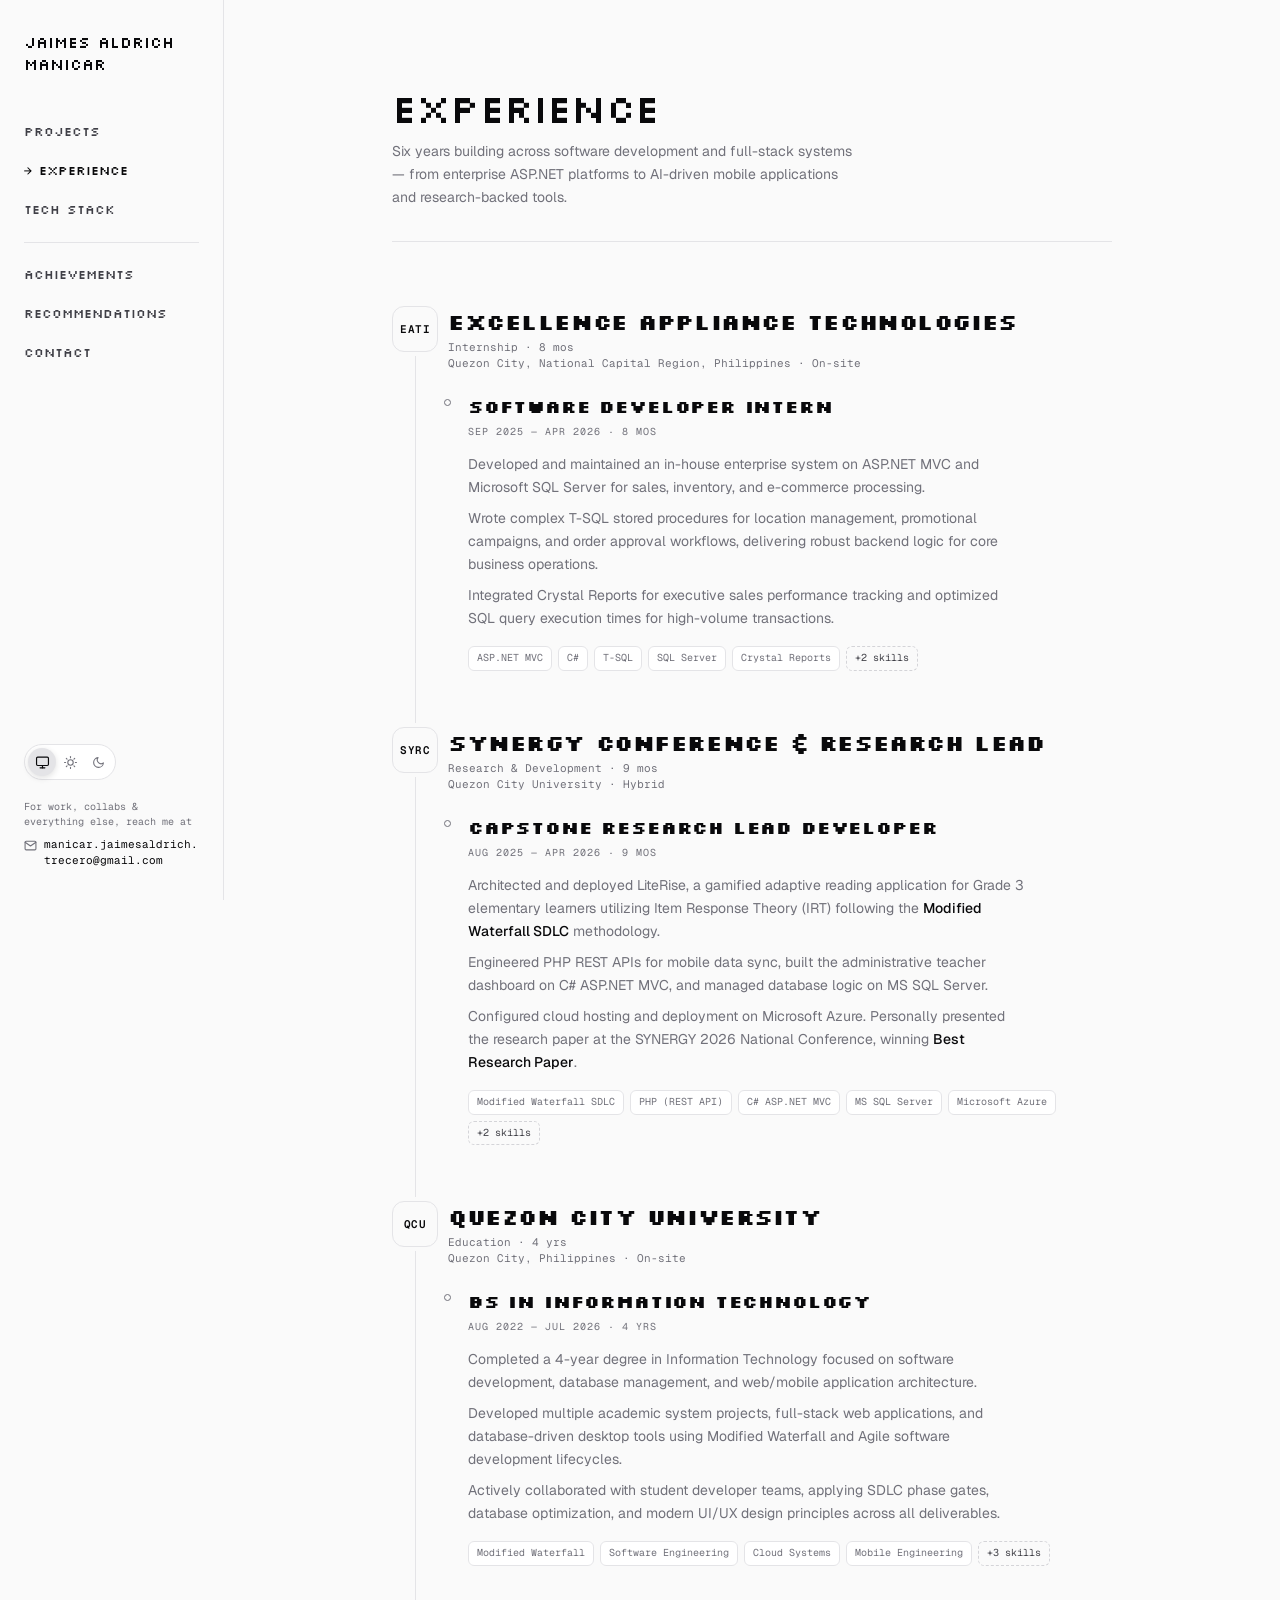
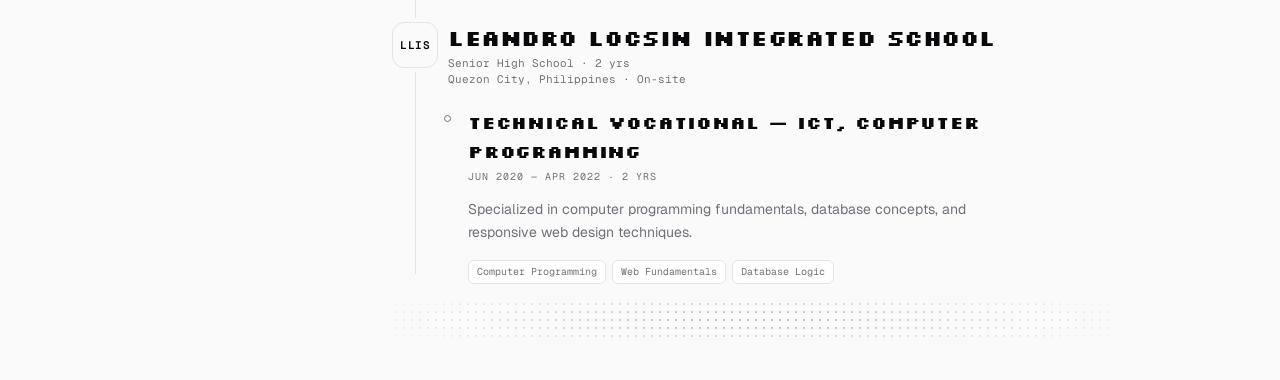
<file: experience.html>
<!doctype html>
<html lang="en">
<head>
<script>
(function(){var t=localStorage.getItem('theme');if(t==='light'||(t!=='dark'&&window.matchMedia&&window.matchMedia('(prefers-color-scheme: light)').matches)){document.documentElement.setAttribute('data-theme','light');}})();
</script>
<meta charset="utf-8" />
<meta name="viewport" content="width=device-width, initial-scale=1" />
<title>Experience — Jaimes Aldrich Manicar</title>
<meta name="description" content="Work experience and education timeline of Jaimes Aldrich Manicar — Software Developer Intern at Excellence Appliance Technologies, research lead, and IT graduate." />

<link rel="preconnect" href="https://fonts.googleapis.com">
<link rel="preconnect" href="https://fonts.gstatic.com" crossorigin>
<link href="https://fonts.googleapis.com/css2?family=Geist+Pixel&family=Geist:wght@400;500;600&family=Geist+Mono:wght@400;500;600&display=swap" rel="stylesheet">
<link rel="stylesheet" href="css/style.css">
<link rel="icon" href="images/favicon.svg" type="image/svg+xml">
</head>
<body>

<div class="site-layout">

  <!-- MOBILE HEADER -->
  <header class="mobile-header">
    <a href="/" class="brand-name">Jaimes Aldrich Manicar</a>
    <button class="mobile-nav-toggle" id="mobileNavToggle" aria-label="Toggle Navigation">
      <svg class="icon-hamburger" width="20" height="20" viewBox="0 0 24 24" fill="none" stroke="currentColor" stroke-width="2" stroke-linecap="round" stroke-linejoin="round"><line x1="3" y1="12" x2="21" y2="12"></line><line x1="3" y1="6" x2="21" y2="6"></line><line x1="3" y1="18" x2="21" y2="18"></line></svg>
      <svg class="icon-close hidden" width="20" height="20" viewBox="0 0 24 24" fill="none" stroke="currentColor" stroke-width="2" stroke-linecap="round" stroke-linejoin="round"><line x1="18" y1="6" x2="6" y2="18"></line><line x1="6" y1="6" x2="18" y2="18"></line></svg>
    </button>
  </header>

  <!-- SIDEBAR -->
  <aside class="sidebar">
    <div class="sidebar-brand">
      <a href="/" class="brand-name">Jaimes Aldrich<br>Manicar</a>
    </div>

    <nav class="sidebar-nav">
      <ul>
        <li><a href="/work">Projects</a></li>
        <li><a href="/experience" class="active">→ Experience</a></li>
        <li><a href="/toolkit">Tech Stack</a></li>
      </ul>
      <div class="sidebar-divider"></div>
      <ul>
        <li><a href="/achievements">Achievements</a></li>
        <li><a href="/recommendations">Recommendations</a></li>
        <li><a href="/contact">Contact</a></li>
      </ul>
    </nav>

        <div class="sidebar-footer">
      <div class="sidebar-controls">
        <div class="theme-switcher">
          <button class="theme-btn" data-theme-val="system" title="System Theme">
            <svg width="13" height="13" viewBox="0 0 24 24" fill="none" stroke="currentColor" stroke-width="2" stroke-linecap="round" stroke-linejoin="round"><rect x="2" y="3" width="20" height="14" rx="2" ry="2"></rect><line x1="8" y1="21" x2="16" y2="21"></line><line x1="12" y1="17" x2="12" y2="21"></line></svg>
          </button>
          <button class="theme-btn" data-theme-val="light" title="Light Mode">
            <svg width="13" height="13" viewBox="0 0 24 24" fill="none" stroke="currentColor" stroke-width="2" stroke-linecap="round" stroke-linejoin="round"><circle cx="12" cy="12" r="5"></circle><line x1="12" y1="1" x2="12" y2="3"></line><line x1="12" y1="21" x2="12" y2="23"></line><line x1="4.22" y1="4.22" x2="5.64" y2="5.64"></line><line x1="18.36" y1="18.36" x2="19.78" y2="19.78"></line><line x1="1" y1="12" x2="3" y2="12"></line><line x1="21" y1="12" x2="23" y2="12"></line><line x1="4.22" y1="19.78" x2="5.64" y2="18.36"></line><line x1="18.36" y1="5.64" x2="19.78" y2="4.22"></line></svg>
          </button>
          <button class="theme-btn" data-theme-val="dark" title="Dark Mode">
            <svg width="13" height="13" viewBox="0 0 24 24" fill="none" stroke="currentColor" stroke-width="2" stroke-linecap="round" stroke-linejoin="round"><path d="M21 12.79A9 9 0 1 1 11.21 3 7 7 0 0 0 21 12.79z"></path></svg>
          </button>
        </div>
      </div>
      <div class="sidebar-email-box">
        <p class="sidebar-email-label">For work, collabs &amp; everything else, reach me at</p>
        <a href="mailto:manicar.jaimesaldrich.trecero@gmail.com" class="sidebar-email-link">
          <svg width="13" height="13" viewBox="0 0 24 24" fill="none" stroke="currentColor" stroke-width="2" stroke-linecap="round" stroke-linejoin="round"><path d="M4 4h16c1.1 0 2 .9 2 2v12c0 1.1-.9 2-2 2H4c-1.1 0-2-.9-2-2V6c0-1.1.9-2 2-2z"></path><polyline points="22,6 12,13 2,6"></polyline></svg>
          <span>manicar.jaimesaldrich.trecero@gmail.com</span>
        </a>
      </div>
    </div>
  </aside>

  <!-- MAIN CONTENT -->
  <main class="main-content">
    <div class="content-column">

      <!-- PAGE HEADER -->
      <div class="page-header">
        <h1 class="page-title">experience</h1>
        <p class="page-subtitle">Six years building across software development and full-stack systems — from enterprise ASP.NET platforms to AI-driven mobile applications and research-backed tools.</p>
      </div>

      <!-- TIMELINE CONTAINER -->
      <div class="timeline-container">

        <!-- COMPANY 1: Excellence Appliance Technologies -->
        <div class="tl-item">
          <div class="tl-badge">EATI</div>
          <div class="tl-company-header">
            <h2 class="tl-company-name">Excellence Appliance Technologies</h2>
            <p class="tl-company-meta">Internship &middot; 8 mos<br>Quezon City, National Capital Region, Philippines &middot; On-site</p>
          </div>

          <div class="tl-role-block">
            <span class="tl-role-node"></span>
            <h3 class="tl-role-title">Software Developer Intern</h3>
            <p class="tl-role-date">SEP 2025 &mdash; APR 2026 &middot; 8 MOS</p>
            
            <p class="tl-role-desc">Developed and maintained an in-house enterprise system on ASP.NET MVC and Microsoft SQL Server for sales, inventory, and e-commerce processing.</p>
            <p class="tl-role-desc">Wrote complex T-SQL stored procedures for location management, promotional campaigns, and order approval workflows, delivering robust backend logic for core business operations.</p>
            <p class="tl-role-desc">Integrated Crystal Reports for executive sales performance tracking and optimized SQL query execution times for high-volume transactions.</p>

            <div class="tl-role-tags">
              <span class="tl-tag">ASP.NET MVC</span>
              <span class="tl-tag">C#</span>
              <span class="tl-tag">T-SQL</span>
              <span class="tl-tag">SQL Server</span>
              <span class="tl-tag">Crystal Reports</span>
              <span class="tl-tag tl-tag--more">+2 skills</span>
            </div>
          </div>
        </div>

        <!-- COMPANY 2: SYNERGY Conference & QCU Research -->
        <div class="tl-item">
          <div class="tl-badge">SYRC</div>
          <div class="tl-company-header">
            <h2 class="tl-company-name">SYNERGY Conference &amp; Research Lead</h2>
            <p class="tl-company-meta">Research &amp; Development &middot; 9 mos<br>Quezon City University &middot; Hybrid</p>
          </div>

          <div class="tl-role-block">
            <span class="tl-role-node"></span>
            <h3 class="tl-role-title">Capstone Research Lead Developer</h3>
            <p class="tl-role-date">AUG 2025 &mdash; APR 2026 &middot; 9 MOS</p>
            
            <p class="tl-role-desc">Architected and deployed LiteRise, a gamified adaptive reading application for Grade 3 elementary learners utilizing Item Response Theory (IRT) following the <strong>Modified Waterfall SDLC</strong> methodology.</p>
            <p class="tl-role-desc">Engineered PHP REST APIs for mobile data sync, built the administrative teacher dashboard on C# ASP.NET MVC, and managed database logic on MS SQL Server.</p>
            <p class="tl-role-desc">Configured cloud hosting and deployment on Microsoft Azure. Personally presented the research paper at the SYNERGY 2026 National Conference, winning <strong>Best Research Paper</strong>.</p>

            <div class="tl-role-tags">
              <span class="tl-tag">Modified Waterfall SDLC</span>
              <span class="tl-tag">PHP (REST API)</span>
              <span class="tl-tag">C# ASP.NET MVC</span>
              <span class="tl-tag">MS SQL Server</span>
              <span class="tl-tag">Microsoft Azure</span>
              <span class="tl-tag tl-tag--more">+2 skills</span>
            </div>
          </div>
        </div>

        <!-- COMPANY 3: Quezon City University -->
        <div class="tl-item">
          <div class="tl-badge">QCU</div>
          <div class="tl-company-header">
            <h2 class="tl-company-name">Quezon City University</h2>
            <p class="tl-company-meta">Education &middot; 4 yrs<br>Quezon City, Philippines &middot; On-site</p>
          </div>

          <div class="tl-role-block">
            <span class="tl-role-node"></span>
            <h3 class="tl-role-title">BS in Information Technology</h3>
            <p class="tl-role-date">AUG 2022 &mdash; JUL 2026 &middot; 4 YRS</p>
            
            <p class="tl-role-desc">Completed a 4-year degree in Information Technology focused on software development, database management, and web/mobile application architecture.</p>
            <p class="tl-role-desc">Developed multiple academic system projects, full-stack web applications, and database-driven desktop tools using Modified Waterfall and Agile software development lifecycles.</p>
            <p class="tl-role-desc">Actively collaborated with student developer teams, applying SDLC phase gates, database optimization, and modern UI/UX design principles across all deliverables.</p>

            <div class="tl-role-tags">
              <span class="tl-tag">Modified Waterfall</span>
              <span class="tl-tag">Software Engineering</span>
              <span class="tl-tag">Cloud Systems</span>
              <span class="tl-tag">Mobile Engineering</span>
              <span class="tl-tag tl-tag--more">+3 skills</span>
            </div>
          </div>
        </div>

        <!-- COMPANY 4: Leandro Locsin Integrated School -->
        <div class="tl-item">
          <div class="tl-badge">LLIS</div>
          <div class="tl-company-header">
            <h2 class="tl-company-name">Leandro Locsin Integrated School</h2>
            <p class="tl-company-meta">Senior High School &middot; 2 yrs<br>Quezon City, Philippines &middot; On-site</p>
          </div>

          <div class="tl-role-block">
            <span class="tl-role-node"></span>
            <h3 class="tl-role-title">Technical Vocational — ICT, Computer Programming</h3>
            <p class="tl-role-date">JUN 2020 &mdash; APR 2022 &middot; 2 YRS</p>
            
            <p class="tl-role-desc">Specialized in computer programming fundamentals, database concepts, and responsive web design techniques.</p>

            <div class="tl-role-tags">
              <span class="tl-tag">Computer Programming</span>
              <span class="tl-tag">Web Fundamentals</span>
              <span class="tl-tag">Database Logic</span>
            </div>
          </div>
        </div>

      </div>

    </div>
  </main>

</div>

<script src="js/script.js"></script>
</body>
</html>
</file>
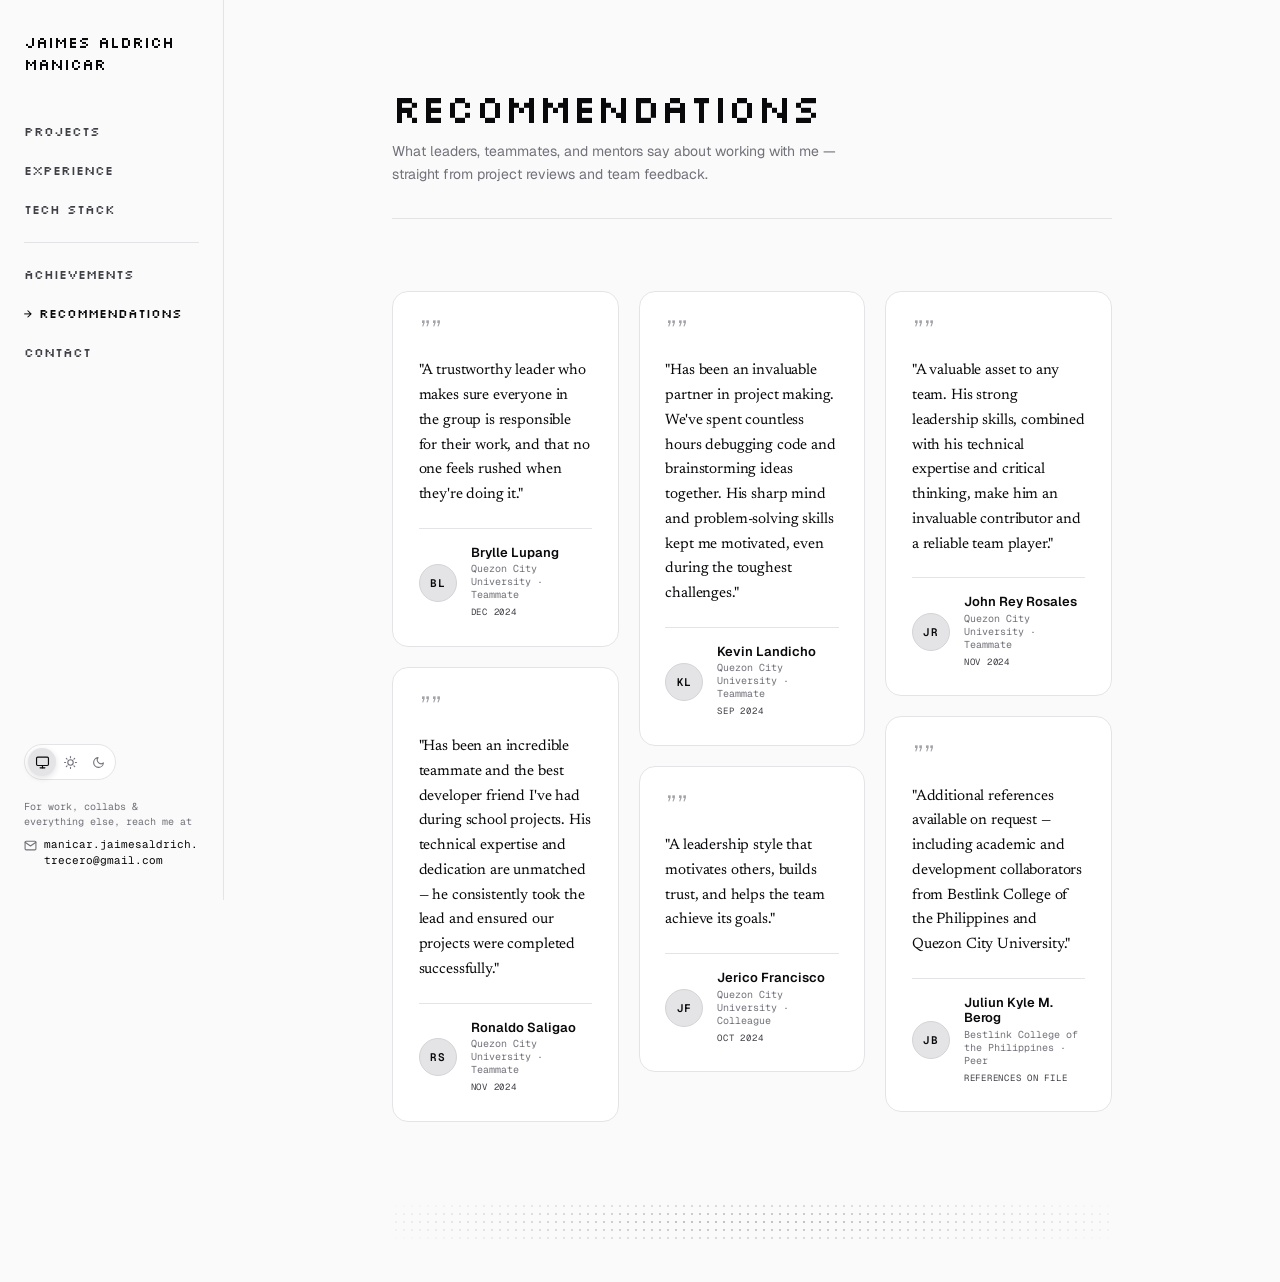
<file: recommendations.html>
<!doctype html>
<html lang="en">
<head>
<script>
(function(){var t=localStorage.getItem('theme');if(t==='light'||(t!=='dark'&&window.matchMedia&&window.matchMedia('(prefers-color-scheme: light)').matches)){document.documentElement.setAttribute('data-theme','light');}})();
</script>
<meta charset="utf-8" />
<meta name="viewport" content="width=device-width, initial-scale=1" />
<title>Recommendations — Jaimes Aldrich Manicar</title>
<meta name="description" content="Testimonials and project recommendations for Jaimes Aldrich Manicar from teammates, research group members, and colleagues." />

<link rel="preconnect" href="https://fonts.googleapis.com">
<link rel="preconnect" href="https://fonts.gstatic.com" crossorigin>
<link href="https://fonts.googleapis.com/css2?family=Geist+Pixel&family=Geist:wght@400;500;600&family=Geist+Mono:wght@400;500;600&display=swap" rel="stylesheet">
<link rel="stylesheet" href="css/style.css">
<link rel="icon" href="images/favicon.svg" type="image/svg+xml">
</head>
<body>

<div class="site-layout">

  <!-- MOBILE HEADER -->
  <header class="mobile-header">
    <a href="/" class="brand-name">Jaimes Aldrich Manicar</a>
    <button class="mobile-nav-toggle" id="mobileNavToggle" aria-label="Toggle Navigation">
      <svg class="icon-hamburger" width="20" height="20" viewBox="0 0 24 24" fill="none" stroke="currentColor" stroke-width="2" stroke-linecap="round" stroke-linejoin="round"><line x1="3" y1="12" x2="21" y2="12"></line><line x1="3" y1="6" x2="21" y2="6"></line><line x1="3" y1="18" x2="21" y2="18"></line></svg>
      <svg class="icon-close hidden" width="20" height="20" viewBox="0 0 24 24" fill="none" stroke="currentColor" stroke-width="2" stroke-linecap="round" stroke-linejoin="round"><line x1="18" y1="6" x2="6" y2="18"></line><line x1="6" y1="6" x2="18" y2="18"></line></svg>
    </button>
  </header>

  <!-- SIDEBAR -->
  <aside class="sidebar">
    <div class="sidebar-brand">
      <a href="/" class="brand-name">Jaimes Aldrich<br>Manicar</a>
    </div>

    <nav class="sidebar-nav">
      <ul>
        <li><a href="/work">Projects</a></li>
        <li><a href="/experience">Experience</a></li>
        <li><a href="/toolkit">Tech Stack</a></li>
      </ul>
      <div class="sidebar-divider"></div>
      <ul>
        <li><a href="/achievements">Achievements</a></li>
        <li><a href="/recommendations" class="active">→ Recommendations</a></li>
        <li><a href="/contact">Contact</a></li>
      </ul>
    </nav>

        <div class="sidebar-footer">
      <div class="sidebar-controls">
        <div class="theme-switcher">
          <button class="theme-btn" data-theme-val="system" title="System Theme">
            <svg width="13" height="13" viewBox="0 0 24 24" fill="none" stroke="currentColor" stroke-width="2" stroke-linecap="round" stroke-linejoin="round"><rect x="2" y="3" width="20" height="14" rx="2" ry="2"></rect><line x1="8" y1="21" x2="16" y2="21"></line><line x1="12" y1="17" x2="12" y2="21"></line></svg>
          </button>
          <button class="theme-btn" data-theme-val="light" title="Light Mode">
            <svg width="13" height="13" viewBox="0 0 24 24" fill="none" stroke="currentColor" stroke-width="2" stroke-linecap="round" stroke-linejoin="round"><circle cx="12" cy="12" r="5"></circle><line x1="12" y1="1" x2="12" y2="3"></line><line x1="12" y1="21" x2="12" y2="23"></line><line x1="4.22" y1="4.22" x2="5.64" y2="5.64"></line><line x1="18.36" y1="18.36" x2="19.78" y2="19.78"></line><line x1="1" y1="12" x2="3" y2="12"></line><line x1="21" y1="12" x2="23" y2="12"></line><line x1="4.22" y1="19.78" x2="5.64" y2="18.36"></line><line x1="18.36" y1="5.64" x2="19.78" y2="4.22"></line></svg>
          </button>
          <button class="theme-btn" data-theme-val="dark" title="Dark Mode">
            <svg width="13" height="13" viewBox="0 0 24 24" fill="none" stroke="currentColor" stroke-width="2" stroke-linecap="round" stroke-linejoin="round"><path d="M21 12.79A9 9 0 1 1 11.21 3 7 7 0 0 0 21 12.79z"></path></svg>
          </button>
        </div>
      </div>
      <div class="sidebar-email-box">
        <p class="sidebar-email-label">For work, collabs &amp; everything else, reach me at</p>
        <a href="mailto:manicar.jaimesaldrich.trecero@gmail.com" class="sidebar-email-link">
          <svg width="13" height="13" viewBox="0 0 24 24" fill="none" stroke="currentColor" stroke-width="2" stroke-linecap="round" stroke-linejoin="round"><path d="M4 4h16c1.1 0 2 .9 2 2v12c0 1.1-.9 2-2 2H4c-1.1 0-2-.9-2-2V6c0-1.1.9-2 2-2z"></path><polyline points="22,6 12,13 2,6"></polyline></svg>
          <span>manicar.jaimesaldrich.trecero@gmail.com</span>
        </a>
      </div>
    </div>
  </aside>

  <!-- MAIN CONTENT -->
  <main class="main-content">
    <div class="content-column">

      <!-- PAGE HEADER -->
      <div class="page-header">
        <h1 class="page-title">recommendations</h1>
        <p class="page-subtitle">What leaders, teammates, and mentors say about working with me &mdash; straight from project reviews and team feedback.</p>
      </div>

      <!-- 3 VERTICAL COLUMNS LAYOUT -->
      <div class="reco-columns">

        <!-- COLUMN 1 -->
        <div class="reco-col">

          <div class="reco-card-box">
            <div class="reco-quote-symbol">&rdquo;&rdquo;</div>
            <p class="reco-text-content">"A trustworthy leader who makes sure everyone in the group is responsible for their work, and that no one feels rushed when they're doing it."</p>
            <div class="reco-card-footer">
              <div class="reco-avatar-badge">BL</div>
              <div class="reco-author-meta">
                <b class="reco-author-name">Brylle Lupang</b>
                <span class="reco-author-role">Quezon City University &middot; Teammate</span>
                <span class="reco-author-date">DEC 2024</span>
              </div>
            </div>
          </div>

          <div class="reco-card-box">
            <div class="reco-quote-symbol">&rdquo;&rdquo;</div>
            <p class="reco-text-content">"Has been an incredible teammate and the best developer friend I've had during school projects. His technical expertise and dedication are unmatched &mdash; he consistently took the lead and ensured our projects were completed successfully."</p>
            <div class="reco-card-footer">
              <div class="reco-avatar-badge">RS</div>
              <div class="reco-author-meta">
                <b class="reco-author-name">Ronaldo Saligao</b>
                <span class="reco-author-role">Quezon City University &middot; Teammate</span>
                <span class="reco-author-date">NOV 2024</span>
              </div>
            </div>
          </div>

        </div>

        <!-- COLUMN 2 -->
        <div class="reco-col">

          <div class="reco-card-box">
            <div class="reco-quote-symbol">&rdquo;&rdquo;</div>
            <p class="reco-text-content">"Has been an invaluable partner in project making. We've spent countless hours debugging code and brainstorming ideas together. His sharp mind and problem-solving skills kept me motivated, even during the toughest challenges."</p>
            <div class="reco-card-footer">
              <div class="reco-avatar-badge">KL</div>
              <div class="reco-author-meta">
                <b class="reco-author-name">Kevin Landicho</b>
                <span class="reco-author-role">Quezon City University &middot; Teammate</span>
                <span class="reco-author-date">SEP 2024</span>
              </div>
            </div>
          </div>

          <div class="reco-card-box">
            <div class="reco-quote-symbol">&rdquo;&rdquo;</div>
            <p class="reco-text-content">"A leadership style that motivates others, builds trust, and helps the team achieve its goals."</p>
            <div class="reco-card-footer">
              <div class="reco-avatar-badge">JF</div>
              <div class="reco-author-meta">
                <b class="reco-author-name">Jerico Francisco</b>
                <span class="reco-author-role">Quezon City University &middot; Colleague</span>
                <span class="reco-author-date">OCT 2024</span>
              </div>
            </div>
          </div>

        </div>

        <!-- COLUMN 3 -->
        <div class="reco-col">

          <div class="reco-card-box">
            <div class="reco-quote-symbol">&rdquo;&rdquo;</div>
            <p class="reco-text-content">"A valuable asset to any team. His strong leadership skills, combined with his technical expertise and critical thinking, make him an invaluable contributor and a reliable team player."</p>
            <div class="reco-card-footer">
              <div class="reco-avatar-badge">JR</div>
              <div class="reco-author-meta">
                <b class="reco-author-name">John Rey Rosales</b>
                <span class="reco-author-role">Quezon City University &middot; Teammate</span>
                <span class="reco-author-date">NOV 2024</span>
              </div>
            </div>
          </div>

          <div class="reco-card-box">
            <div class="reco-quote-symbol">&rdquo;&rdquo;</div>
            <p class="reco-text-content">"Additional references available on request &mdash; including academic and development collaborators from Bestlink College of the Philippines and Quezon City University."</p>
            <div class="reco-card-footer">
              <div class="reco-avatar-badge">JB</div>
              <div class="reco-author-meta">
                <b class="reco-author-name">Juliun Kyle M. Berog</b>
                <span class="reco-author-role">Bestlink College of the Philippines &middot; Peer</span>
                <span class="reco-author-date">REFERENCES ON FILE</span>
              </div>
            </div>
          </div>

        </div>

      </div>

    </div>
  </main>

</div>

<script src="js/script.js"></script>
</body>
</html>
</file>
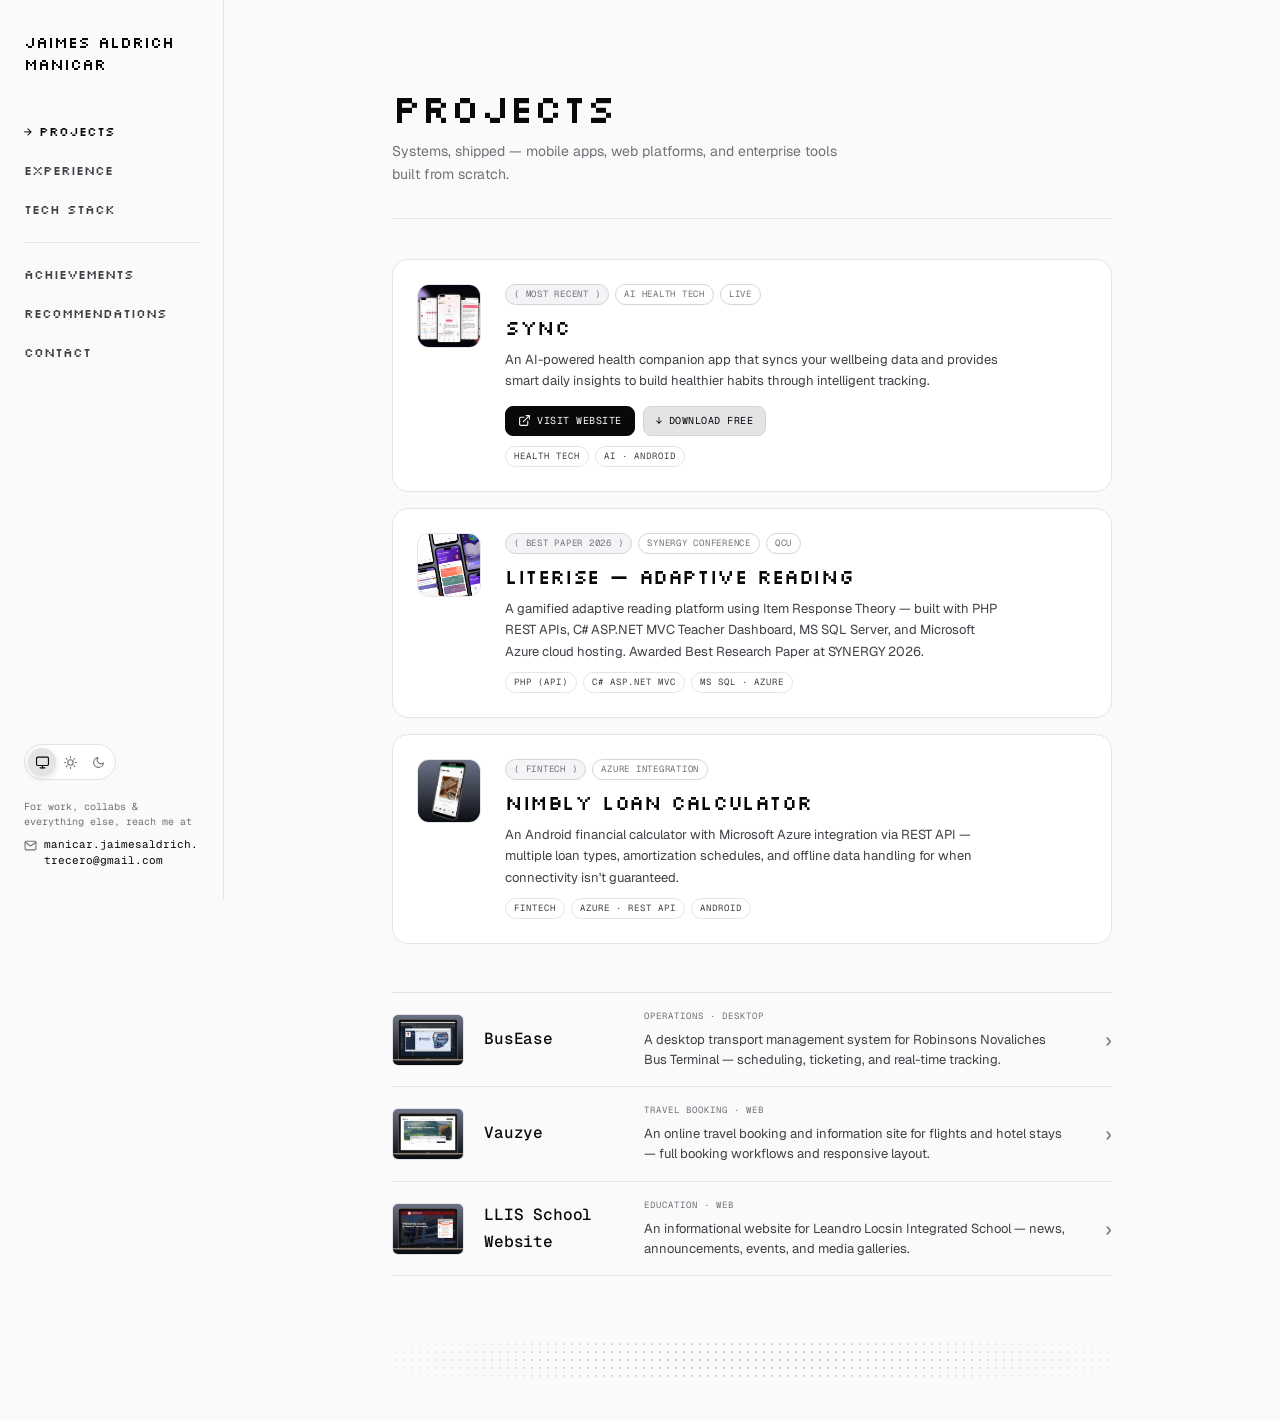
<file: work.html>
<!doctype html>
<html lang="en">
<head>
<script>
(function(){var t=localStorage.getItem('theme');if(t==='light'||(t!=='dark'&&window.matchMedia&&window.matchMedia('(prefers-color-scheme: light)').matches)){document.documentElement.setAttribute('data-theme','light');}})();
</script>
<meta charset="utf-8" />
<meta name="viewport" content="width=device-width, initial-scale=1" />
<title>Projects — Jaimes Aldrich Manicar</title>
<meta name="description" content="Projects and systems built by Jaimes Aldrich Manicar — mobile apps, web platforms, and enterprise systems." />

<link rel="preconnect" href="https://fonts.googleapis.com">
<link rel="preconnect" href="https://fonts.gstatic.com" crossorigin>
<link href="https://fonts.googleapis.com/css2?family=Geist+Pixel&family=Geist:wght@400;500;600&family=Geist+Mono:wght@400;500;600&display=swap" rel="stylesheet">
<link rel="stylesheet" href="css/style.css">
<link rel="icon" href="images/favicon.svg" type="image/svg+xml">
</head>
<body>

<div class="site-layout">

  <!-- MOBILE HEADER -->
  <header class="mobile-header">
    <a href="/" class="brand-name">Jaimes Aldrich Manicar</a>
    <button class="mobile-nav-toggle" id="mobileNavToggle" aria-label="Toggle Navigation">
      <svg class="icon-hamburger" width="20" height="20" viewBox="0 0 24 24" fill="none" stroke="currentColor" stroke-width="2" stroke-linecap="round" stroke-linejoin="round"><line x1="3" y1="12" x2="21" y2="12"></line><line x1="3" y1="6" x2="21" y2="6"></line><line x1="3" y1="18" x2="21" y2="18"></line></svg>
      <svg class="icon-close hidden" width="20" height="20" viewBox="0 0 24 24" fill="none" stroke="currentColor" stroke-width="2" stroke-linecap="round" stroke-linejoin="round"><line x1="18" y1="6" x2="6" y2="18"></line><line x1="6" y1="6" x2="18" y2="18"></line></svg>
    </button>
  </header>

  <!-- SIDEBAR -->
  <aside class="sidebar">
    <div class="sidebar-brand">
      <a href="/" class="brand-name">Jaimes Aldrich<br>Manicar</a>
    </div>

    <nav class="sidebar-nav">
      <ul>
        <li><a href="/work" class="active">→ Projects</a></li>
        <li><a href="/experience">Experience</a></li>
        <li><a href="/toolkit">Tech Stack</a></li>
      </ul>
      <div class="sidebar-divider"></div>
      <ul>
        <li><a href="/achievements">Achievements</a></li>
        <li><a href="/recommendations">Recommendations</a></li>
        <li><a href="/contact">Contact</a></li>
      </ul>
    </nav>

        <div class="sidebar-footer">
      <div class="sidebar-controls">
        <div class="theme-switcher">
          <button class="theme-btn" data-theme-val="system" title="System Theme">
            <svg width="13" height="13" viewBox="0 0 24 24" fill="none" stroke="currentColor" stroke-width="2" stroke-linecap="round" stroke-linejoin="round"><rect x="2" y="3" width="20" height="14" rx="2" ry="2"></rect><line x1="8" y1="21" x2="16" y2="21"></line><line x1="12" y1="17" x2="12" y2="21"></line></svg>
          </button>
          <button class="theme-btn" data-theme-val="light" title="Light Mode">
            <svg width="13" height="13" viewBox="0 0 24 24" fill="none" stroke="currentColor" stroke-width="2" stroke-linecap="round" stroke-linejoin="round"><circle cx="12" cy="12" r="5"></circle><line x1="12" y1="1" x2="12" y2="3"></line><line x1="12" y1="21" x2="12" y2="23"></line><line x1="4.22" y1="4.22" x2="5.64" y2="5.64"></line><line x1="18.36" y1="18.36" x2="19.78" y2="19.78"></line><line x1="1" y1="12" x2="3" y2="12"></line><line x1="21" y1="12" x2="23" y2="12"></line><line x1="4.22" y1="19.78" x2="5.64" y2="18.36"></line><line x1="18.36" y1="5.64" x2="19.78" y2="4.22"></line></svg>
          </button>
          <button class="theme-btn" data-theme-val="dark" title="Dark Mode">
            <svg width="13" height="13" viewBox="0 0 24 24" fill="none" stroke="currentColor" stroke-width="2" stroke-linecap="round" stroke-linejoin="round"><path d="M21 12.79A9 9 0 1 1 11.21 3 7 7 0 0 0 21 12.79z"></path></svg>
          </button>
        </div>
      </div>
      <div class="sidebar-email-box">
        <p class="sidebar-email-label">For work, collabs &amp; everything else, reach me at</p>
        <a href="mailto:manicar.jaimesaldrich.trecero@gmail.com" class="sidebar-email-link">
          <svg width="13" height="13" viewBox="0 0 24 24" fill="none" stroke="currentColor" stroke-width="2" stroke-linecap="round" stroke-linejoin="round"><path d="M4 4h16c1.1 0 2 .9 2 2v12c0 1.1-.9 2-2 2H4c-1.1 0-2-.9-2-2V6c0-1.1.9-2 2-2z"></path><polyline points="22,6 12,13 2,6"></polyline></svg>
          <span>manicar.jaimesaldrich.trecero@gmail.com</span>
        </a>
      </div>
    </div>
  </aside>

  <!-- MAIN CONTENT -->
  <main class="main-content">
    <div class="content-column">

      <!-- PAGE HEADER -->
      <div class="page-header">
        <h1 class="page-title">projects</h1>
        <p class="page-subtitle">Systems, shipped — mobile apps, web platforms, and enterprise tools built from scratch.</p>
      </div>

      <!-- FEATURED PROJECTS (hero cards) -->
      <section class="featured-projects">

        <!-- Sync — most recent, has a live site -->
        <div class="feat-card">
          <div class="feat-card-inner">
            <div class="feat-left">
              <div class="feat-icon">
                <img src="images/syncmock.png" alt="Sync" />
              </div>
            </div>
            <div class="feat-right">
              <div class="feat-badges">
                <span class="feat-badge feat-badge--pill">( Most Recent )</span>
                <span class="feat-badge">AI Health Tech</span>
                <span class="feat-badge">Live</span>
              </div>
              <h2 class="feat-title">Sync</h2>
              <p class="feat-desc">An AI-powered health companion app that syncs your wellbeing data and provides smart daily insights to build healthier habits through intelligent tracking.</p>
              <div class="feat-actions">
                <a href="https://sync-app-opal.vercel.app/" target="_blank" rel="noopener" class="feat-btn feat-btn--store">
                  <svg width="13" height="13" viewBox="0 0 24 24" fill="none" stroke="currentColor" stroke-width="2" stroke-linecap="round" stroke-linejoin="round"><path d="M18 13v6a2 2 0 0 1-2 2H5a2 2 0 0 1-2-2V8a2 2 0 0 1 2-2h6"/><polyline points="15 3 21 3 21 9"/><line x1="10" y1="14" x2="21" y2="3"/></svg>
                  Visit Website
                </a>
                <a href="https://sync-app-opal.vercel.app/" target="_blank" rel="noopener" class="feat-btn">
                  ↓ Download Free
                </a>
              </div>
              <div class="feat-meta">
                <span class="feat-tag">health tech</span>
                <span class="feat-tag">ai · android</span>
              </div>
            </div>
          </div>
        </div>

        <!-- LiteRise -->
        <div class="feat-card">
          <div class="feat-card-inner">
            <div class="feat-left">
              <div class="feat-icon">
                <img src="images/mockup (2).png" alt="LiteRise" />
              </div>
            </div>
            <div class="feat-right">
              <div class="feat-badges">
                <span class="feat-badge feat-badge--pill">( Best Paper 2026 )</span>
                <span class="feat-badge">SYNERGY Conference</span>
                <span class="feat-badge">QCU</span>
              </div>
              <h2 class="feat-title">LiteRise &mdash; Adaptive Reading</h2>
              <p class="feat-desc">A gamified adaptive reading platform using Item Response Theory — built with PHP REST APIs, C# ASP.NET MVC Teacher Dashboard, MS SQL Server, and Microsoft Azure cloud hosting. Awarded Best Research Paper at SYNERGY 2026.</p>
              <div class="feat-meta">
                <span class="feat-tag">php (api)</span>
                <span class="feat-tag">c# asp.net mvc</span>
                <span class="feat-tag">ms sql · azure</span>
              </div>
            </div>
          </div>
        </div>

        <!-- Nimbly -->
        <div class="feat-card">
          <div class="feat-card-inner">
            <div class="feat-left">
              <div class="feat-icon">
                <img src="images/nimblymock.png" alt="Nimbly" />
              </div>
            </div>
            <div class="feat-right">
              <div class="feat-badges">
                <span class="feat-badge feat-badge--pill">( Fintech )</span>
                <span class="feat-badge">Azure Integration</span>
              </div>
              <h2 class="feat-title">Nimbly Loan Calculator</h2>
              <p class="feat-desc">An Android financial calculator with Microsoft Azure integration via REST API — multiple loan types, amortization schedules, and offline data handling for when connectivity isn't guaranteed.</p>
              <div class="feat-meta">
                <span class="feat-tag">fintech</span>
                <span class="feat-tag">azure · rest api</span>
                <span class="feat-tag">android</span>
              </div>
            </div>
          </div>
        </div>

      </section>



      <!-- OTHER PROJECTS LIST -->

      <section class="projects-list-section">
        <div class="projects-list">

          <a href="#" class="project-list-row">
            <div class="plr-thumb">
              <img src="images/buseasemock.png" alt="BusEase" />
            </div>
            <div class="plr-left">
              <span class="plr-name">BusEase</span>
            </div>
            <div class="plr-right">
              <span class="plr-category">OPERATIONS · DESKTOP</span>
              <p class="plr-desc">A desktop transport management system for Robinsons Novaliches Bus Terminal — scheduling, ticketing, and real-time tracking.</p>
            </div>
            <span class="plr-arrow">›</span>
          </a>

          <a href="#" class="project-list-row">
            <div class="plr-thumb">
              <img src="images/vauzyemock.png" alt="Vauzye" />
            </div>
            <div class="plr-left">
              <span class="plr-name">Vauzye</span>
            </div>
            <div class="plr-right">
              <span class="plr-category">TRAVEL BOOKING · WEB</span>
              <p class="plr-desc">An online travel booking and information site for flights and hotel stays — full booking workflows and responsive layout.</p>
            </div>
            <span class="plr-arrow">›</span>
          </a>

          <a href="#" class="project-list-row">
            <div class="plr-thumb">
              <img src="images/llismock.png" alt="LLIS School Website" />
            </div>
            <div class="plr-left">
              <span class="plr-name">LLIS School Website</span>
            </div>
            <div class="plr-right">
              <span class="plr-category">EDUCATION · WEB</span>
              <p class="plr-desc">An informational website for Leandro Locsin Integrated School — news, announcements, events, and media galleries.</p>
            </div>
            <span class="plr-arrow">›</span>
          </a>

        </div>
      </section>

    </div>
  </main>

</div>

<script src="js/script.js"></script>
</body>
</html>
</file>
<file: css/style.css>
/* =========================================================
   JAIMES MANICAR — PORTFOLIO
   Design System: bryl-minimal (bryllim.com reference)
   ========================================================= */

@import url('https://fonts.googleapis.com/css2?family=Geist+Pixel&family=Silkscreen&family=VT323&display=swap');
@import url('https://fonts.googleapis.com/css2?family=Newsreader:ital,opsz,wght@0,6..72,400..500;1,6..72,400..500&display=swap');

/* ---------- Tokens ---------- */
:root {
  --bg:         #0c0c0f;
  --ink:        #f4f4f5;

  --gray-50:    #18181b;
  --gray-100:   #1e1e22;
  --gray-200:   #2a2a30;
  --gray-300:   #3a3a42;
  --gray-400:   #8a8a92;
  --gray-500:   #a0a0a8;

  --font-ui:    "Geist", system-ui, sans-serif;
  --font-mono:  "Geist Mono", ui-monospace, monospace;
  --font-pixel: "Geist Pixel", "Silkscreen", "VT323", "Geist Mono", monospace;
  --font-serif: "Newsreader", Georgia, Cambria, "Times New Roman", Times, serif;

  --r-xl:  16px;
  --r-l:   12px;
  --r-m:   8px;
  --r-s:   6px;

  --sidebar-w: 14rem;
  --content-max: 48rem;

  --shadow-rest:  0 8px 22px -14px rgba(0,0,0,.25);
  --shadow-hover: 0 18px 36px -20px rgba(0,0,0,.40);

  --ease-out: cubic-bezier(0.16, 1, 0.3, 1);
}

/* ---------- Light Theme Tokens ---------- */
[data-theme="light"] {
  --bg:         #fafafa;
  --ink:        #09090b;

  --gray-50:    #ffffff;
  --gray-100:   #f4f4f6;
  --gray-200:   #e4e4e7;
  --gray-300:   #d4d4d8;
  --gray-400:   #71717a;
  --gray-500:   #3f3f46;
  --shadow-rest:  0 8px 22px -14px rgba(0,0,0,.08);
  --shadow-hover: 0 18px 36px -20px rgba(0,0,0,.15);
}

/* =========================================================
   CIRCULAR POP THEME TRANSITION
   ========================================================= */
::view-transition-old(root),
::view-transition-new(root) {
  animation: none;
  mix-blend-mode: normal;
}
::view-transition-old(root) {
  z-index: 1;
}
::view-transition-new(root) {
  z-index: 9999;
}

.theme-circle-pop {
  position: fixed;
  border-radius: 50%;
  pointer-events: none;
  z-index: 999999;
  transform: translate(-50%, -50%) scale(0);
  transition: transform 0.55s cubic-bezier(0.4, 0, 0.2, 1);
  box-shadow: 0 0 50px rgba(0, 0, 0, 0.2);
}
.theme-circle-pop.active {
  transform: translate(-50%, -50%) scale(1);
}

/* ---------- Reset ---------- */
*, *::before, *::after { box-sizing: border-box; margin: 0; padding: 0; }
html { scroll-behavior: smooth; background: var(--bg); color-scheme: dark; }
[data-theme="light"] { color-scheme: light; }

/* Pixel Typography for Headings, Titles, Section Labels & Nav */
h1, h2, h3, h4,
.page-title,
.hero-name,
.deck-title,
.feat-title,
.project-title,
.stack-cat-title,
.exp-role,
.ach-title,
.ach-hero-title,
.cert-title,
.contact-title,
.contact-form-title,
.contact-channel-title,
.section-label,
.section-link,
.brand-name {
  font-family: var(--font-pixel) !important;
}

/* Smooth Theme Transition for Light / Dark Mode */
html,
body,
aside,
main,
.sidebar,
.main-content,
.brand-name,
.sidebar-nav a,
.hero-card,
.project-card,
.project-list-row,
.feat-card,
.ach-cert-card,
.ach-hero-card,
.ach-metric-card,
.reco-card-box,
.contact-status-card,
.contact-channel-card,
.contact-form-box,
.stack-card,
.stack-group,
.badge,
.tag,
input,
textarea,
button {
  transition: background-color 0.4s cubic-bezier(0.16, 1, 0.3, 1),
              color 0.4s cubic-bezier(0.16, 1, 0.3, 1),
              border-color 0.4s cubic-bezier(0.16, 1, 0.3, 1),
              box-shadow 0.4s cubic-bezier(0.16, 1, 0.3, 1);
}

body {
  background: var(--bg);
  color: var(--ink);
  font-family: var(--font-ui);
  font-size: 16px;
  line-height: 1.65;
  -webkit-font-smoothing: antialiased;
}
img   { display: block; max-width: 100%; }
a     { color: inherit; text-decoration: none; }
ul    { list-style: none; }
button { font-family: inherit; cursor: pointer; border: none; background: none; }
::selection { background: var(--ink); color: var(--bg); }

/* ---------- Scrollbar ---------- */
::-webkit-scrollbar { width: 6px; height: 6px; }
::-webkit-scrollbar-track { background: transparent; }
::-webkit-scrollbar-thumb { background: var(--gray-300); border-radius: 99px; }

/* =========================================================
   LAYOUT
   ========================================================= */

.site-layout {
  display: flex;
  min-height: 100vh;
}

/* ---------- Sidebar ---------- */
.sidebar {
  width: var(--sidebar-w);
  min-height: 100vh;
  position: fixed;
  top: 0;
  left: 0;
  display: flex;
  flex-direction: column;
  padding: 2rem 1.5rem;
  border-right: 1px solid var(--gray-200);
  background: var(--bg);
  z-index: 50;
  overflow-y: auto;
}

.sidebar-brand {
  margin-bottom: 2.5rem;
}
.brand-name {
  font-family: var(--font-pixel);
  font-size: 1rem;
  font-weight: 400;
  line-height: 1.35;
  color: var(--ink);
  display: block;
  text-decoration: none;
  transition: color 0.35s ease, opacity 0.35s ease;
}
.brand-name:hover {
  color: var(--gray-400);
  opacity: 0.8;
}

/* Nav */
.sidebar-nav { flex: 1; }
.sidebar-nav ul { display: flex; flex-direction: column; gap: 0.4rem; }
.sidebar-nav a {
  display: block;
  font-family: var(--font-pixel);
  font-size: 13px;
  color: var(--gray-500);
  padding: 0.35rem 0;
  transition: color 0.2s, transform 0.2s;
}
.sidebar-nav a:hover {
  color: var(--ink);
  transform: translateX(3px);
}
.sidebar-nav a.active { color: var(--ink); }

.sidebar-divider {
  height: 1px;
  background: var(--gray-200);
  margin: 1rem 0;
}

/* Sidebar Footer */
.sidebar-footer {
  margin-top: auto;
  padding-top: 2rem;
  display: flex;
  flex-direction: column;
  gap: 1.25rem;
}

/* Theme Switcher Controls */
.sidebar-controls {
  display: flex;
  align-items: center;
  gap: 8px;
}

.theme-switcher {
  display: inline-flex;
  align-items: center;
  padding: 3px;
  border-radius: 99px;
  border: 1px solid var(--gray-200);
  background: var(--gray-50);
}

.theme-btn {
  background: none;
  border: none;
  width: 28px;
  height: 28px;
  border-radius: 50%;
  display: flex;
  align-items: center;
  justify-content: center;
  color: var(--gray-400);
  cursor: pointer;
  transition: color 0.25s var(--ease-out), 
              background-color 0.25s var(--ease-out), 
              transform 0.25s var(--ease-out);
  padding: 0;
}
.theme-btn svg {
  transition: transform 0.35s cubic-bezier(0.34, 1.56, 0.64, 1), opacity 0.25s;
}
.theme-btn:hover {
  color: var(--ink);
}
.theme-btn.is-active {
  background: var(--gray-200);
  color: var(--ink);
  box-shadow: 0 2px 6px rgba(0, 0, 0, 0.12);
}
.theme-btn.is-active svg {
  transform: scale(1.1) rotate(360deg);
}

/* Sidebar Email Link Box */
.sidebar-email-box {
  display: flex;
  flex-direction: column;
  gap: 0.5rem;
}
.sidebar-email-label {
  font-family: var(--font-mono);
  font-size: 10px;
  color: var(--gray-400);
  line-height: 1.45;
}
.sidebar-email-link {
  display: inline-flex;
  align-items: flex-start;
  gap: 7px;
  font-family: var(--font-mono);
  font-size: 11px;
  color: var(--ink);
  text-decoration: none;
  word-break: break-all;
  transition: color 0.2s;
  line-height: 1.4;
}
.sidebar-email-link:hover {
  color: var(--gray-400);
}
.sidebar-email-link svg {
  flex-shrink: 0;
  color: var(--gray-400);
  margin-top: 2px;
}
.sidebar-typing {
  display: flex;
  align-items: center;
  gap: 8px;
}
.typing-key {
  font-family: var(--font-mono);
  font-size: 9px;
  color: var(--gray-500);
  border: 1px solid var(--gray-300);
  border-radius: var(--r-s);
  padding: 2px 6px;
}

/* ---------- Main Content ---------- */
.main-content {
  margin-left: var(--sidebar-w);
  flex: 1;
  display: flex;
  justify-content: center;
  min-height: 100vh;
}

.content-column {
  width: 100%;
  max-width: var(--content-max);
  padding: 3rem 1.5rem 2rem;
  display: flex;
  flex-direction: column;
  gap: 0; /* sections control their own bottom margin */
}

/* =========================================================
   SHARED SECTION COMPONENTS
   ========================================================= */

/* Section header — "01 — blog  /  ALL POSTS ↗" */
.section-header {
  display: flex;
  align-items: center;
  justify-content: space-between;
  padding-bottom: 0.5rem;
  margin-bottom: 1.25rem;
  border-bottom: 1px solid var(--gray-200);
}
.section-label {
  font-family: var(--font-pixel);
  font-size: 11px;
  text-transform: uppercase;
  letter-spacing: 0.5px;
  color: var(--gray-400);
}
.section-link {
  font-family: var(--font-pixel);
  font-size: 11px;
  text-transform: uppercase;
  letter-spacing: 0.5px;
  color: var(--gray-400);
  transition: color 0.2s;
}
.section-link:hover { color: var(--ink); }

/* =========================================================
   HOME PAGE COMPONENTS
   ========================================================= */

/* ---------- Hero ---------- */
.hero-section {
  display: flex;
  flex-direction: row;
  gap: 1.75rem;
  align-items: flex-start;
  padding: 2rem 0 3rem;
}

.hero-photo {
  width: 240px;
  height: 240px;
  flex-shrink: 0;
  border-radius: 0;
  overflow: hidden;
  filter: none;
  position: relative;
  transition: none;
}
.hero-photo::after {
  /* Halftone dissolve effect at bottom of photo */
  content: "";
  position: absolute;
  inset: 0;
  background-image: radial-gradient(circle, var(--gray-400) 1px, transparent 1px);
  background-size: 6px 6px;
  opacity: 0.5;
  mask-image: linear-gradient(to top, black 0%, transparent 60%);
  -webkit-mask-image: linear-gradient(to top, black 0%, transparent 60%);
  pointer-events: none;
  z-index: 2;
}
.hero-photo:hover { filter: none; }
.hero-photo img {
  width: 100%;
  height: 100%;
  object-fit: cover;
  transition: opacity 0.3s ease;
}
.hero-photo .photo-hover {
  position: absolute;
  inset: 0;
  opacity: 0;
  z-index: 1;
}
.hero-photo .photo-main {
  position: relative;
  z-index: 1;
}
.hero-photo:hover .photo-hover {
  opacity: 1;
}
.hero-photo:hover .photo-main {
  opacity: 0;
}

.hero-text {
  flex: 1;
  display: flex;
  flex-direction: column;
  padding-top: 0.125rem;
}
.hero-name {
  font-family: var(--font-pixel);
  font-size: 2.1rem;
  font-weight: 400;
  letter-spacing: -0.01em;
  line-height: 1.25;
  color: var(--ink);
  margin-bottom: 0.75rem;
}
.hero-bio {
  font-size: 15px;
  color: var(--gray-400);
  line-height: 1.65;
  margin-bottom: 0.5rem;
}
.hero-links {
  display: flex;
  flex-wrap: wrap;
  gap: 0.4rem;
  align-items: center;
  margin-top: 0.875rem;
  font-family: var(--font-pixel);
  font-size: 12px;
  color: var(--gray-500);
}
.hero-links a {
  color: var(--gray-400);
  transition: color 0.2s;
}
.hero-links a:hover { color: var(--ink); }
.link-sep { color: var(--gray-300); }

/* ---------- Stats ---------- */
.stats-section {
  padding-bottom: 0.5rem;
  margin-bottom: 1.25rem;
  position: relative;
}
/* Halftone dot texture below stats */
.stats-section::after {
  content: "";
  display: block;
  height: 38px;
  margin-top: 0.75rem;
  background-image: radial-gradient(circle, var(--gray-400) 1px, transparent 1px);
  background-size: 7px 7px;
  opacity: 0.55;
  mask-image: radial-gradient(ellipse 60% 80% at 50% 50%, black 10%, transparent 100%);
  -webkit-mask-image: radial-gradient(ellipse 60% 80% at 50% 50%, black 10%, transparent 100%);
}

.stats-grid {
  display: grid;
  grid-template-columns: repeat(4, 1fr);
  border-top: 1px solid var(--gray-200);
  border-bottom: none;
  background: transparent;
}
.stat-item {
  display: flex;
  flex-direction: column;
  gap: 6px;
  padding: 1.5rem 1.25rem 0.5rem 1.25rem;
  border-right: 1px solid var(--gray-200);
}
.stat-item:first-child {
  padding-left: 0;
}
.stat-item:last-child { border-right: none; }
.stat-num {
  font-family: var(--font-mono);
  font-size: 1.75rem;
  font-weight: 500;
  color: var(--ink);
  line-height: 1;
}
.stat-arrow {
  font-family: var(--font-mono);
  font-size: 0.75rem;
  font-weight: 400;
  color: var(--gray-400);
  vertical-align: super;
  line-height: 0;
}
.stat-label {
  font-family: var(--font-mono);
  font-size: 10px;
  text-transform: uppercase;
  letter-spacing: 1px;
  color: var(--gray-400);
}

/* ---------- GitHub Matrix ---------- */
.github-section {
  margin-bottom: 3rem;
}
.github-card {
  border: 1px solid var(--gray-200);
  border-radius: var(--r-xl);
  padding: 1.5rem;
  background: var(--gray-50);
  display: flex;
  flex-direction: column;
  gap: 1.25rem;
}
.github-graph-wrapper {
  width: 100%;
  overflow-x: auto;
  scrollbar-width: none;
}
.github-graph-wrapper::-webkit-scrollbar { display: none; }
#github-matrix { width: 100%; min-width: 520px; }
#github-matrix svg { display: block; width: 100%; height: auto; }
.github-footer {
  font-family: var(--font-mono);
  font-size: 10px;
  text-transform: uppercase;
  letter-spacing: 1px;
  color: var(--gray-400);
}
.loading-text {
  font-family: var(--font-mono);
  font-size: 11px;
  color: var(--gray-500);
  text-transform: uppercase;
  letter-spacing: 1px;
}

/* Page Header (Subpages) */
.page-header {
  margin-bottom: 2.5rem;
}
.page-title {
  font-family: var(--font-pixel);
  font-size: 2.1rem;
  font-weight: 400;
  letter-spacing: -0.01em;
  color: var(--ink);
  margin-bottom: 0.5rem;
}
.page-subtitle {
  font-size: 14px;
  color: var(--gray-400);
  line-height: 1.6;
}

/* =========================================================
   SHARED COMPONENTS (used on sub-pages)
   ========================================================= */

/* Tags / Pills */
.tag {
  display: inline-block;
  font-family: var(--font-mono);
  font-size: 9px;
  text-transform: uppercase;
  letter-spacing: 1px;
  color: var(--gray-500);
  border: 1px solid var(--gray-300);
  border-radius: 99px;
  padding: 2px 8px;
}

/* Buttons */
.btn {
  display: inline-flex;
  align-items: center;
  font-family: var(--font-ui);
  font-size: 12px;
  font-weight: 500;
  border-radius: var(--r-s);
  padding: 0.4rem 0.9rem;
  transition: opacity 0.2s, transform 0.2s;
}
.btn-primary { background: var(--ink); color: var(--bg); }
.btn-primary:hover { opacity: 0.9; transform: translateY(-1px); }
.btn-ghost {
  background: transparent;
  color: var(--ink);
  border: 1px solid var(--gray-200);
}
.btn-ghost:hover { background: var(--gray-50); }

/* Project Cards */
.project-grid { display: flex; flex-direction: column; gap: 1rem; margin-top: 1rem; }
.project-card {
  border: 1px solid var(--gray-200);
  border-radius: var(--r-xl);
  background: var(--gray-50);
  overflow: hidden;
  transition: transform 0.42s var(--ease-out), box-shadow 0.42s var(--ease-out), border-color 0.2s;
  box-shadow: var(--shadow-rest);
}
.project-card:hover {
  transform: translateY(-2px);
  box-shadow: var(--shadow-hover);
  border-color: var(--gray-300);
}
.project-thumb {
  width: 100%;
  height: 220px;
  overflow: hidden;
  background: var(--gray-100);
  border-bottom: 1px solid var(--gray-200);
  position: relative;
}
.project-thumb img {
  width: 100%;
  height: 100%;
  object-fit: cover;
  border-radius: 0;
  transition: transform 0.5s var(--ease-out);
}
.project-card:hover .project-thumb img { transform: scale(1.04); }
.project-status {
  position: absolute;
  top: 0.75rem;
  right: 0.75rem;
  font-family: var(--font-mono);
  font-size: 9px;
  text-transform: uppercase;
  letter-spacing: 1px;
  background: rgba(12,12,15,.75);
  backdrop-filter: blur(4px);
  border: 1px solid var(--gray-300);
  color: var(--gray-400);
  border-radius: 99px;
  padding: 2px 8px;
}
.project-body { padding: 1.25rem; display: flex; flex-direction: column; gap: 0.5rem; }
.project-body .role {
  font-family: var(--font-mono);
  font-size: 9px;
  text-transform: uppercase;
  letter-spacing: 1px;
  color: var(--gray-400);
}
.project-body h3 { font-size: 1rem; font-weight: 500; color: var(--ink); }
.project-body p { font-size: 13px; color: var(--gray-500); line-height: 1.6; }
.tag-row { display: flex; gap: 6px; flex-wrap: wrap; margin-top: 0.5rem; }

/* Experience Table */
.bryl-table { display: flex; flex-direction: column; }
.bryl-row {
  display: grid;
  grid-template-columns: 72px 1fr auto;
  padding: 0.875rem 0;
  border-bottom: 1px solid var(--gray-200);
  align-items: center;
  gap: 1rem;
}
.bryl-row:last-child { border-bottom: none; }
.bryl-col.date  { font-family: var(--font-mono); font-size: 11px; color: var(--gray-400); }
.bryl-col.role  { font-size: 13px; color: var(--ink); font-weight: 500; }
.bryl-col.company { font-family: var(--font-mono); font-size: 11px; color: var(--gray-500); text-align: right; }

/* Achievements / Recognition Cards */
.recognition-card {
  border: 1px solid var(--gray-200);
  border-radius: var(--r-l);
  padding: 1.25rem;
  background: var(--gray-50);
  margin-bottom: 1rem;
}
.recognition-card .k {
  font-family: var(--font-mono);
  font-size: 9px;
  text-transform: uppercase;
  letter-spacing: 1px;
  color: var(--gray-400);
  display: block;
  margin-bottom: 0.75rem;
}
.badge-row { display: flex; gap: 0.75rem; flex-wrap: wrap; }
.badge {
  display: flex;
  align-items: center;
  gap: 0.75rem;
  padding: 0.875rem 1rem;
  border: 1px solid var(--gray-200);
  border-radius: var(--r-m);
  background: var(--gray-50);
  transition: transform 0.2s;
}
.badge:hover { transform: translateY(-2px); }
.badge-shape { width: 44px; height: 44px; flex-shrink: 0; }
.badge-cap b { display: block; font-size: 0.875rem; color: var(--ink); }
.badge-cap { font-size: 12px; color: var(--gray-500); }
.award-gallery { display: flex; gap: 0.75rem; flex-wrap: wrap; margin-top: 1rem; }
.award-gallery img { height: 72px; width: auto; border-radius: var(--r-s); border: 1px solid var(--gray-200); cursor: pointer; }

/* Toolkit */
.tk-grid { display: flex; flex-wrap: wrap; gap: 6px; margin-top: 1rem; }
.tk-category { margin-bottom: 2rem; }
.tk-category h4 {
  font-family: var(--font-mono);
  font-size: 9px;
  text-transform: uppercase;
  letter-spacing: 1px;
  color: var(--gray-400);
  margin-bottom: 0.75rem;
}
.tk-carousel { overflow: hidden; padding: 0.75rem 0; border-top: 1px solid var(--gray-200); border-bottom: 1px solid var(--gray-200); }
.tk-carousel-track { display: inline-flex; animation: tk-scroll 30s linear infinite; white-space: nowrap; }
.tk-carousel-group { display: inline-flex; gap: 0.75rem; padding-right: 0.75rem; }
.tk-logo-card {
  display: inline-flex;
  align-items: center;
  gap: 0.5rem;
  padding: 0.375rem 0.75rem;
  border: 1px solid var(--gray-200);
  border-radius: var(--r-s);
  background: var(--gray-50);
  font-family: var(--font-mono);
  font-size: 11px;
  color: var(--ink);
}
@keyframes tk-scroll { 0% { transform: translateX(0); } 100% { transform: translateX(-50%); } }

/* Testimonials / Quotes */
.quote-grid { display: flex; flex-direction: column; gap: 0.75rem; margin-top: 1rem; }
.quote-card {
  border: 1px solid var(--gray-200);
  border-radius: var(--r-l);
  padding: 1.25rem;
  background: var(--gray-50);
  transition: border-color 0.2s;
}
.quote-card:hover { border-color: var(--gray-300); }
.quote-card .approve {
  font-family: var(--font-mono);
  font-size: 9px;
  text-transform: uppercase;
  letter-spacing: 1px;
  color: var(--gray-400);
  display: block;
  margin-bottom: 0.75rem;
}
.quote-card .quote { font-size: 13px; color: var(--ink); font-style: italic; line-height: 1.65; margin-bottom: 1rem; }
.quote-card .who b { font-size: 13px; color: var(--ink); }
.quote-card .who span { font-family: var(--font-mono); font-size: 10px; color: var(--gray-400); text-transform: uppercase; letter-spacing: 0.5px; display: block; margin-top: 2px; }

/* Filters (Work page) */
.filters { display: flex; gap: 0.5rem; margin-bottom: 1.5rem; flex-wrap: wrap; }
.filters button {
  padding: 0.35rem 0.875rem;
  border: 1px solid var(--gray-200);
  border-radius: 99px;
  background: transparent;
  color: var(--gray-500);
  font-family: var(--font-mono);
  font-size: 10px;
  text-transform: uppercase;
  letter-spacing: 0.5px;
  transition: all 0.2s;
  cursor: pointer;
}
.filters button:hover,
.filters button.is-active { background: var(--ink); color: var(--bg); border-color: var(--ink); }

/* Contact Form */
.field { display: flex; flex-direction: column; gap: 0.5rem; }
.field label {
  font-family: var(--font-mono);
  font-size: 10px;
  text-transform: uppercase;
  letter-spacing: 1.2px;
  color: var(--gray-400);
}
input, textarea {
  width: 100%;
  background: var(--gray-100);
  border: 1px solid var(--gray-200);
  border-radius: var(--r-m);
  padding: 0.875rem 1.125rem;
  color: var(--ink);
  font-family: var(--font-ui);
  font-size: 14px;
  transition: border-color 0.2s, box-shadow 0.2s;
}
input:focus, textarea:focus { outline: none; border-color: var(--gray-400); box-shadow: 0 0 0 2px rgba(255,255,255,0.05); }

/* Lightbox with Smooth Transitions */
.lb {
  display: flex;
  position: fixed;
  inset: 0;
  background: rgba(12, 12, 15, 0.92);
  backdrop-filter: blur(12px);
  -webkit-backdrop-filter: blur(12px);
  z-index: 999;
  justify-content: center;
  align-items: center;
  padding: 2rem;
  opacity: 0;
  pointer-events: none;
  transition: opacity 0.35s cubic-bezier(0.16, 1, 0.3, 1);
}
.lb.active, .lb.is-open {
  opacity: 1;
  pointer-events: auto;
}
.lb img {
  max-height: 88vh;
  max-width: 88vw;
  border-radius: var(--r-l);
  object-fit: contain;
  box-shadow: 0 24px 60px -12px rgba(0,0,0,0.6);
  transform: scale(0.92);
  transition: transform 0.35s cubic-bezier(0.16, 1, 0.3, 1);
}
.lb.active img, .lb.is-open img {
  transform: scale(1);
}
.lb-close {
  position: absolute;
  top: 1.5rem;
  right: 2rem;
  color: var(--gray-400);
  font-size: 2rem;
  cursor: pointer;
  transition: color 0.2s, transform 0.2s;
  background: none;
  border: none;
  line-height: 1;
}
.lb-close:hover {
  color: var(--ink);
  transform: scale(1.1);
}

/* =========================================================
   SCROLL REVEAL & PAGE ANIMATIONS
   ========================================================= */

.reveal,
[data-reveal],
.home-section,
.feat-card,
.project-list-row,
.tl-item,
.stack-group,
.ach-hero-card,
.ach-cert-card,
.reco-card {
  opacity: 0;
  transform: translateY(20px);
  transition: opacity 0.65s cubic-bezier(0.16, 1, 0.3, 1),
              transform 0.65s cubic-bezier(0.16, 1, 0.3, 1);
  will-change: opacity, transform;
}

.reveal.is-visible,
[data-reveal].is-visible,
.home-section.is-visible,
.feat-card.is-visible,
.project-list-row.is-visible,
.tl-item.is-visible,
.stack-group.is-visible,
.ach-hero-card.is-visible,
.ach-cert-card.is-visible,
.reco-card.is-visible {
  opacity: 1;
  transform: translateY(0);
}

.main-content {
  animation: pageFade 0.6s cubic-bezier(0.16, 1, 0.3, 1) both;
}

@keyframes pageFade {
  from { opacity: 0; transform: translateY(8px); }
  to   { opacity: 1; transform: translateY(0); }
}

/* =========================================================
   RESPONSIVE
   ========================================================= */
@media (max-width: 1024px) {
  .sidebar {
    width: 100%;
    min-height: auto;
    position: sticky;
    top: 0;
    flex-direction: row;
    align-items: center;
    padding: 1rem 1.25rem;
    border-right: none;
    border-bottom: 1px solid var(--gray-200);
    background: rgba(12,12,15,.92);
    backdrop-filter: blur(12px);
  }
  .sidebar-brand { margin-bottom: 0; }
  .sidebar-nav { display: flex; margin-left: auto; }
  .sidebar-nav ul { flex-direction: row; gap: 1.25rem; }
  .sidebar-divider { display: none; }
  .sidebar-footer { display: none; }
  .main-content { margin-left: 0; }
}

@media (max-width: 640px) {
  .content-column { padding: 2rem 1rem 4rem; }
  .hero-section { flex-direction: column; gap: 1.25rem; }
  .hero-photo { width: 100px; height: 100px; }
  .stats-grid { grid-template-columns: repeat(2, 1fr); }
  .stat-item:nth-child(2) { border-right: none; }
  .stat-item:nth-child(3) { border-top: 1px solid var(--gray-200); }
  .stat-item:nth-child(4) { border-top: 1px solid var(--gray-200); border-right: none; }
  .bryl-row { grid-template-columns: 60px 1fr; }
  .bryl-col.company { grid-column: 2; text-align: left; }
}

/* =========================================================
   PAGE HEADER (shared across sub-pages)
   ========================================================= */
.page-header {
  padding: 2.5rem 0 2rem;
  border-bottom: 1px solid var(--gray-200);
  margin-bottom: 2.5rem;
}
.page-title {
  font-family: var(--font-mono);
  font-size: 2.5rem;
  font-weight: 400;
  color: var(--ink);
  letter-spacing: -0.02em;
  line-height: 1;
  margin-bottom: 0.75rem;
}
.page-subtitle {
  font-size: 14px;
  color: var(--gray-400);
  line-height: 1.65;
  max-width: 52ch;
}

/* =========================================================
   FEATURED PROJECT CARDS
   ========================================================= */
.featured-projects {
  display: flex;
  flex-direction: column;
  gap: 1rem;
  margin-bottom: 3rem;
}

.feat-card {
  border: 1px solid var(--gray-200);
  border-radius: var(--r-xl);
  background: var(--gray-50);
  padding: 1.5rem;
  transition: border-color 0.2s, transform 0.4s var(--ease-out);
}
.feat-card:hover {
  border-color: var(--gray-300);
  transform: translateY(-2px);
}

.feat-card-inner {
  display: flex;
  gap: 1.5rem;
  align-items: flex-start;
}

.feat-left { flex-shrink: 0; }

.feat-icon {
  width: 64px;
  height: 64px;
  border-radius: var(--r-l);
  overflow: hidden;
  border: 1px solid var(--gray-200);
  background: var(--gray-100);
}
.feat-icon img { width: 100%; height: 100%; object-fit: cover; }

.feat-right {
  flex: 1;
  display: flex;
  flex-direction: column;
  gap: 0.625rem;
}

.feat-badges {
  display: flex;
  flex-wrap: wrap;
  gap: 6px;
}
.feat-badge {
  font-family: var(--font-mono);
  font-size: 9px;
  text-transform: uppercase;
  letter-spacing: 0.75px;
  color: var(--gray-400);
  border: 1px solid var(--gray-300);
  border-radius: 99px;
  padding: 2px 8px;
}
.feat-badge--pill {
  background: var(--gray-100);
}

.feat-title {
  font-size: 1.25rem;
  font-weight: 500;
  color: var(--ink);
  letter-spacing: -0.02em;
  line-height: 1.2;
}
.feat-desc {
  font-size: 13px;
  color: var(--gray-500);
  line-height: 1.65;
  max-width: 56ch;
}

.feat-actions {
  display: flex;
  gap: 0.5rem;
  flex-wrap: wrap;
  margin-top: 0.25rem;
}
.feat-btn {
  display: inline-flex;
  align-items: center;
  gap: 6px;
  font-family: var(--font-mono);
  font-size: 10px;
  text-transform: uppercase;
  letter-spacing: 0.5px;
  color: var(--ink);
  background: var(--gray-200);
  border: 1px solid var(--gray-300);
  border-radius: var(--r-m);
  padding: 6px 12px;
  transition: background 0.2s, border-color 0.2s;
}
.feat-btn:hover { background: var(--gray-300); border-color: var(--gray-400); }
.feat-btn--store {
  background: var(--ink);
  color: var(--bg);
  border-color: var(--ink);
}
.feat-btn--store:hover { opacity: 0.9; background: var(--ink); }

.feat-meta {
  display: flex;
  gap: 6px;
  flex-wrap: wrap;
}
.feat-tag {
  font-family: var(--font-mono);
  font-size: 9px;
  text-transform: uppercase;
  letter-spacing: 1px;
  color: var(--gray-500);
  border: 1px solid var(--gray-200);
  border-radius: 99px;
  padding: 2px 8px;
}

/* =========================================================
   PROJECT LIST (secondary projects)
   ========================================================= */
.projects-list-section { margin-bottom: 3rem; }

.projects-list {
  display: flex;
  flex-direction: column;
}

.project-list-row {
  display: grid;
  grid-template-columns: 72px 140px 1fr 24px;
  gap: 1.25rem;
  align-items: center;
  padding: 1rem 0;
  border-top: 1px solid var(--gray-200);
  text-decoration: none;
  transition: background 0.15s;
  cursor: pointer;
}
.project-list-row:last-child { border-bottom: 1px solid var(--gray-200); }
.project-list-row:hover { background: var(--gray-50); margin: 0 -1rem; padding-left: 1rem; padding-right: 1rem; }

.plr-thumb {
  width: 72px;
  height: 52px;
  border-radius: var(--r-s);
  overflow: hidden;
  border: 1px solid var(--gray-200);
  background: var(--gray-100);
  flex-shrink: 0;
}
.plr-thumb img { width: 100%; height: 100%; object-fit: cover; border-radius: 0; }

.plr-name {
  font-family: var(--font-mono);
  font-size: 1rem;
  font-weight: 500;
  color: var(--ink);
  letter-spacing: -0.01em;
  padding-top: 2px;
}
.plr-category {
  display: block;
  font-family: var(--font-mono);
  font-size: 9px;
  text-transform: uppercase;
  letter-spacing: 1px;
  color: var(--gray-400);
  margin-bottom: 0.375rem;
}
.plr-desc {
  font-size: 13px;
  color: var(--gray-500);
  line-height: 1.55;
}
.plr-arrow {
  font-size: 1.25rem;
  color: var(--gray-400);
  padding-top: 2px;
  transition: color 0.2s, transform 0.2s;
  text-align: right;
}
.project-list-row:hover .plr-arrow {
  color: var(--ink);
  transform: translateX(3px);
}

@media (max-width: 640px) {
  .feat-card-inner { flex-direction: column; }
  .project-list-row { grid-template-columns: 1fr 16px; }
  .plr-left { display: none; }
  .plr-thumb { display: none; }
}

/* =========================================================
   TIMELINE (Experience Page)
   ========================================================= */

.timeline-container {
  position: relative;
  padding-left: 3.5rem;
  margin-top: 1.5rem;
}

/* Continuous vertical hairline */
.timeline-container::before {
  content: "";
  position: absolute;
  left: 23px;
  top: 10px;
  bottom: 10px;
  width: 1px;
  background: var(--gray-200);
}

.tl-item {
  position: relative;
  margin-bottom: 3.5rem;
}
.tl-item:last-child {
  margin-bottom: 0;
}

/* Badge on timeline */
.tl-badge {
  position: absolute;
  left: -3.5rem;
  top: 0;
  width: 46px;
  height: 46px;
  border-radius: var(--r-l);
  border: 1px solid var(--gray-200);
  background: var(--bg);
  display: flex;
  align-items: center;
  justify-content: center;
  font-family: var(--font-mono);
  font-size: 11px;
  font-weight: 600;
  color: var(--ink);
  letter-spacing: 0.5px;
  box-shadow: 0 0 0 4px var(--bg); /* Mask timeline line behind badge */
  z-index: 2;
}

.tl-company-header {
  margin-bottom: 1.25rem;
  padding-top: 2px;
}
.tl-company-name {
  font-size: 1.35rem;
  font-weight: 600;
  color: var(--ink);
  letter-spacing: -0.02em;
  line-height: 1.25;
}
.tl-company-meta {
  font-family: var(--font-mono);
  font-size: 11px;
  color: var(--gray-400);
  margin-top: 4px;
  line-height: 1.5;
}

/* Role block inside company */
.tl-role-block {
  position: relative;
  padding-left: 1.25rem;
  margin-top: 1rem;
}

/* Node dot on sub-role line */
.tl-role-node {
  position: absolute;
  left: -4px;
  top: 7px;
  width: 7px;
  height: 7px;
  border-radius: 50%;
  border: 1px solid var(--gray-400);
  background: var(--bg);
}

.tl-role-title {
  font-size: 1.1rem;
  font-weight: 600;
  color: var(--ink);
  letter-spacing: -0.01em;
}

.tl-role-date {
  font-family: var(--font-mono);
  font-size: 10px;
  text-transform: uppercase;
  letter-spacing: 1px;
  color: var(--gray-400);
  margin-top: 3px;
  margin-bottom: 0.75rem;
}

.tl-role-desc {
  font-size: 14px;
  color: var(--gray-400);
  line-height: 1.65;
  margin-bottom: 0.5rem;
  max-width: 62ch;
}
.tl-role-desc strong {
  color: var(--ink);
  font-weight: 500;
}

.tl-role-tags {
  display: flex;
  flex-wrap: wrap;
  gap: 6px;
  margin-top: 1rem;
}

.tl-tag {
  font-family: var(--font-mono);
  font-size: 10px;
  color: var(--gray-400);
  border: 1px solid var(--gray-200);
  border-radius: var(--r-s);
  padding: 3px 8px;
  background: var(--gray-50);
}
.tl-tag--more {
  border: 1px dashed var(--gray-300);
  color: var(--gray-500);
  background: transparent;
}

@media (max-width: 640px) {
  .timeline-container {
    padding-left: 0;
  }
  .timeline-container::before {
    display: none;
  }
  .tl-badge {
    position: static;
    margin-bottom: 0.75rem;
  }
  .tl-role-block {
    padding-left: 0;
  }
  .tl-role-node {
    display: none;
  }
}

/* =========================================================
   TECH STACK PAGE (Bryl Minimal Spec 1:1)
   ========================================================= */

.stack-categories {
  display: flex;
  flex-direction: column;
  gap: 2.25rem;
  margin-top: 2rem;
  margin-bottom: 4rem;
}

.stack-group {
  display: flex;
  flex-direction: column;
  gap: 0.75rem;
}

.stack-cat-title {
  font-family: var(--font-mono);
  font-size: 10px;
  font-weight: 500;
  text-transform: uppercase;
  letter-spacing: 1.2px;
  color: var(--gray-400);
  margin-bottom: 0.25rem;
}

.stack-chips {
  display: flex !important;
  flex-direction: row !important;
  flex-wrap: wrap !important;
  gap: 8px !important;
  align-items: center !important;
}

.stack-chip {
  display: inline-flex !important;
  flex-direction: row !important;
  align-items: center !important;
  gap: 7px !important;
  padding: 5px 12px !important;
  border: 1px solid var(--gray-200) !important;
  border-radius: var(--r-s) !important;
  background: var(--gray-50) !important;
  white-space: nowrap !important;
  transition: border-color 0.2s, background 0.2s, transform 0.2s !important;
  cursor: default;
}

.stack-chip:hover {
  border-color: var(--gray-300) !important;
  background: var(--gray-100) !important;
  transform: translateY(-1px) !important;
}

.stack-chip i {
  font-size: 14px !important;
  line-height: 1 !important;
  display: inline-flex !important;
  align-items: center !important;
  justify-content: center !important;
  vertical-align: middle !important;
  flex-shrink: 0 !important;
  margin: 0 !important;
}

.stack-chip i::before {
  display: inline-block !important;
}

.stack-chip span {
  font-family: var(--font-mono) !important;
  font-size: 11px !important;
  color: var(--ink) !important;
  line-height: 1 !important;
  white-space: nowrap !important;
}

/* =========================================================
   DECK CAROUSEL (Projects)
   ========================================================= */



.deck-carousel {
  position: relative;
  height: 280px;
  display: flex;
  align-items: center;
  justify-content: center;
  perspective: 1200px;
  margin: 1rem 0 2rem;
  cursor: pointer;
  user-select: none;
}

.deck-card {
  position: absolute;
  width: 320px;
  background: var(--gray-50);
  border: 1px solid var(--gray-200);
  border-radius: var(--r-xl);
  padding: 1.25rem;
  display: flex;
  flex-direction: column;
  gap: 1rem;
  transition: transform 0.5s cubic-bezier(0.16, 1, 0.3, 1),
              opacity 0.5s cubic-bezier(0.16, 1, 0.3, 1),
              box-shadow 0.5s cubic-bezier(0.16, 1, 0.3, 1);
  will-change: transform;
  cursor: pointer;
}

/* Position states: active = 0, left side = -1/-2, right side = 1/2 */
.deck-card[data-pos="0"] {
  transform: translateX(0) scale(1) rotateY(0deg);
  opacity: 1;
  z-index: 10;
  box-shadow: 0 20px 60px -10px rgba(0,0,0,0.5);
  pointer-events: auto;
}
.deck-card[data-pos="1"] {
  transform: translateX(160px) scale(0.88) rotateY(-12deg);
  opacity: 0.7;
  z-index: 5;
  pointer-events: auto;
}
.deck-card[data-pos="-1"] {
  transform: translateX(-160px) scale(0.88) rotateY(12deg);
  opacity: 0.7;
  z-index: 5;
  pointer-events: auto;
}
.deck-card[data-pos="2"] {
  transform: translateX(240px) scale(0.76) rotateY(-18deg);
  opacity: 0.35;
  z-index: 1;
  pointer-events: auto;
}
.deck-card[data-pos="-2"] {
  transform: translateX(-240px) scale(0.76) rotateY(18deg);
  opacity: 0.35;
  z-index: 1;
  pointer-events: auto;
}
.deck-card[data-pos="3"],
.deck-card[data-pos="-3"],
.deck-card[data-pos="4"],
.deck-card[data-pos="-4"] {
  transform: translateX(0) scale(0.6);
  opacity: 0;
  z-index: 0;
  pointer-events: none;
}

/* Card internals */
.deck-badges {
  display: flex;
  gap: 6px;
  flex-wrap: wrap;
}
.deck-badge {
  font-family: var(--font-mono);
  font-size: 9px;
  text-transform: uppercase;
  letter-spacing: 0.75px;
  color: var(--gray-400);
  border: 1px solid var(--gray-300);
  border-radius: 99px;
  padding: 3px 8px;
}
.deck-badge--featured {
  background: var(--ink);
  color: var(--bg);
  border-color: var(--ink);
}
.deck-card-body {
  display: flex;
  gap: 1rem;
  align-items: flex-start;
}
.deck-icon {
  width: 52px;
  height: 52px;
  border-radius: var(--r-m);
  overflow: hidden;
  flex-shrink: 0;
  border: 1px solid var(--gray-200);
  background: var(--gray-100);
}
.deck-icon img { width: 100%; height: 100%; object-fit: cover; }
.deck-info { flex: 1; }
.deck-title {
  font-size: 1.1rem;
  font-weight: 500;
  color: var(--ink);
  margin-bottom: 0.375rem;
  letter-spacing: -0.02em;
}
.deck-desc {
  font-size: 12px;
  color: var(--gray-500);
  line-height: 1.6;
}
.deck-meta {
  display: flex;
  justify-content: space-between;
  align-items: center;
  padding-top: 0.5rem;
  border-top: 1px solid var(--gray-200);
}
.deck-type {
  font-family: var(--font-mono);
  font-size: 10px;
  text-transform: uppercase;
  letter-spacing: 1px;
  color: var(--gray-500);
}
.deck-cta {
  font-family: var(--font-mono);
  font-size: 10px;
  text-transform: uppercase;
  letter-spacing: 1px;
  color: var(--gray-400);
  transition: color 0.2s;
}
.deck-cta:hover { color: var(--ink); }

/* Side cards — hide inner text so they look like a backdrop */
.deck-card[data-pos="1"] .deck-desc,
.deck-card[data-pos="-1"] .deck-desc,
.deck-card[data-pos="2"] .deck-desc,
.deck-card[data-pos="-2"] .deck-desc { opacity: 0; }



/* Shared wrapper for all summary sections */
.home-section {
  margin-bottom: 3rem;
}

/* ---------- Projects Summary ---------- */
.summary-project-list {
  display: flex;
  flex-direction: column;
}

.summary-project-item {
  display: grid;
  grid-template-columns: 48px 1fr auto;
  align-items: center;
  gap: 1rem;
  padding: 0.875rem 0;
  border-bottom: 1px solid var(--gray-200);
  text-decoration: none;
  transition: background 0.2s;
  border-radius: 0;
}
.summary-project-item:first-child { border-top: 1px solid var(--gray-200); }
.summary-project-item:hover { background: var(--gray-50); margin: 0 -0.75rem; padding-left: 0.75rem; padding-right: 0.75rem; }

.summary-project-thumb {
  width: 44px;
  height: 36px;
  border-radius: var(--r-s);
  overflow: hidden;
  border: 1px solid var(--gray-200);
  background: var(--gray-100);
  flex-shrink: 0;
}
.summary-project-thumb img {
  width: 100%;
  height: 100%;
  object-fit: cover;
  border-radius: 0;
}

.summary-project-info {
  display: flex;
  flex-direction: column;
  gap: 2px;
}
.summary-project-category {
  font-family: var(--font-mono);
  font-size: 10px;
  text-transform: uppercase;
  letter-spacing: 0.75px;
  color: var(--gray-400);
}
.summary-project-name {
  font-size: 14px;
  font-weight: 500;
  color: var(--ink);
}
.summary-project-type {
  font-family: var(--font-mono);
  font-size: 10px;
  text-transform: uppercase;
  letter-spacing: 0.75px;
  color: var(--gray-500);
  white-space: nowrap;
}

/* ---------- Experience Summary ---------- */
.exp-table {
  display: flex;
  flex-direction: column;
}
.exp-row {
  display: grid;
  grid-template-columns: 56px 1fr auto;
  align-items: center;
  gap: 1rem;
  padding: 0.875rem 0;
  border-bottom: 1px solid var(--gray-200);
}
.exp-row:first-child { border-top: 1px solid var(--gray-200); }
.exp-row:last-child { border-bottom: none; }

.exp-year {
  font-family: var(--font-mono);
  font-size: 12px;
  color: var(--gray-400);
}
.exp-role {
  font-size: 14px;
  font-weight: 500;
  color: var(--ink);
}
.exp-company {
  font-family: var(--font-mono);
  font-size: 11px;
  color: var(--gray-500);
  text-align: right;
}
.exp-stack-row {
  display: flex;
  flex-wrap: wrap;
  gap: 5px;
}

/* ---------- Recommendations Summary ---------- */
.reco-grid {
  display: grid;
  grid-template-columns: repeat(3, 1fr);
  gap: 0.75rem;
}
@media (max-width: 640px) {
  .reco-grid { grid-template-columns: 1fr; }
  .exp-row { grid-template-columns: 48px 1fr; }
  .exp-company { grid-column: 2; text-align: left; }
  .summary-project-item { grid-template-columns: 44px 1fr; }
  .summary-project-type { display: none; }
}
@media (max-width: 860px) {
  .reco-grid { grid-template-columns: 1fr 1fr; }
}

.reco-card {
  border: 1px solid var(--gray-200);
  border-radius: var(--r-l);
  padding: 1rem;
  background: var(--gray-50);
  display: flex;
  flex-direction: column;
  gap: 1rem;
  transition: border-color 0.2s, transform 0.35s var(--ease-out);
}
.reco-card:hover {
  border-color: var(--gray-300);
  transform: translateY(-2px);
}
.reco-quote {
  font-size: 13px;
  color: var(--gray-500);
  line-height: 1.65;
  font-style: italic;
  flex: 1;
}
.reco-person {
  display: flex;
  align-items: center;
  gap: 0.625rem;
  margin-top: auto;
}
.reco-avatar {
  width: 28px;
  height: 28px;
  border-radius: 50%;
  overflow: hidden;
  border: 1px solid var(--gray-200);
  flex-shrink: 0;
}
.reco-avatar img { width: 100%; height: 100%; object-fit: cover; }
.reco-avatar--initials {
  display: flex;
  align-items: center;
  justify-content: center;
  background: var(--gray-200);
  font-family: var(--font-mono);
  font-size: 8px;
  font-weight: 600;
  color: var(--gray-400);
  letter-spacing: 0.5px;
}
.reco-person b {
  display: block;
  font-size: 11px;
  font-weight: 500;
  color: var(--ink);
}
.reco-person span {
  display: block;
  font-family: var(--font-mono);
  font-size: 9px;
  text-transform: uppercase;
  letter-spacing: 0.5px;
  color: var(--gray-400);
  margin-top: 1px;
}

/* =========================================================
   TECH STACK PAGE (Bryl Minimal Spec 1:1)
   ========================================================= */

.stack-categories {
  display: flex;
  flex-direction: column;
  gap: 2.25rem;
  margin-top: 2rem;
  margin-bottom: 4rem;
}

.stack-group {
  display: flex;
  flex-direction: column;
  gap: 0.75rem;
}

.stack-cat-title {
  font-family: var(--font-mono);
  font-size: 11px;
  font-weight: 500;
  text-transform: uppercase;
  letter-spacing: 1.2px;
  color: var(--gray-400);
  margin-bottom: 0.35rem;
}

.stack-chips {
  display: flex !important;
  flex-direction: row !important;
  flex-wrap: wrap !important;
  gap: 10px !important;
  align-items: center !important;
}

.stack-chip {
  display: inline-flex !important;
  flex-direction: row !important;
  align-items: center !important;
  gap: 9px !important;
  padding: 8px 16px !important;
  border: 1px solid var(--gray-200) !important;
  border-radius: var(--r-m) !important;
  background: var(--gray-50) !important;
  white-space: nowrap !important;
  transition: border-color 0.2s, background 0.2s, transform 0.2s !important;
  cursor: default;
}

.stack-chip:hover {
  border-color: var(--gray-300) !important;
  background: var(--gray-100) !important;
  transform: translateY(-1px) !important;
}

.stack-chip i {
  font-size: 16px !important;
  line-height: 1 !important;
  display: inline-flex !important;
  align-items: center !important;
  justify-content: center !important;
  vertical-align: middle !important;
  flex-shrink: 0 !important;
  margin: 0 !important;
}

.stack-chip i::before {
  display: inline-block !important;
}

.stack-chip span {
  font-family: var(--font-mono) !important;
  font-size: 13px !important;
  color: var(--ink) !important;
  line-height: 1 !important;
  white-space: nowrap !important;
}

/* =========================================================
   ACHIEVEMENTS PAGE
   ========================================================= */

.ach-section {
  margin-bottom: 3rem;
}

/* Spotlight Hero Card */
.ach-hero-card {
  border: 1px solid var(--gray-300);
  border-radius: var(--r-xl);
  background: var(--gray-50);
  padding: 2rem;
  display: flex;
  flex-direction: column;
  gap: 1.25rem;
  position: relative;
  box-shadow: 0 16px 40px -15px rgba(0,0,0,0.35);
}

.ach-hero-header {
  display: flex;
  flex-direction: column;
  gap: 0.5rem;
}

.ach-hero-meta {
  display: flex;
  align-items: center;
  gap: 0.75rem;
  flex-wrap: wrap;
}

.ach-pill-award {
  font-family: var(--font-mono);
  font-size: 10px;
  text-transform: uppercase;
  letter-spacing: 1px;
  background: rgba(74, 222, 128, 0.12);
  color: #4ade80;
  border: 1px solid rgba(74, 222, 128, 0.3);
  padding: 3px 10px;
  border-radius: 99px;
  font-weight: 500;
}

.ach-meta-date {
  font-family: var(--font-mono);
  font-size: 10px;
  text-transform: uppercase;
  letter-spacing: 1px;
  color: var(--gray-400);
}

.ach-hero-title {
  font-size: 1.6rem;
  font-weight: 600;
  color: var(--ink);
  letter-spacing: -0.02em;
  line-height: 1.2;
}

.ach-hero-desc {
  font-size: 14px;
  color: var(--gray-400);
  line-height: 1.7;
  max-width: 60ch;
}
.ach-hero-desc strong {
  color: var(--ink);
}

/* Gallery Grid */
.ach-gallery {
  display: grid;
  grid-template-columns: repeat(5, 1fr);
  gap: 0.625rem;
  margin-top: 0.5rem;
}

.ach-gallery-item {
  position: relative;
  aspect-ratio: 4 / 3;
  border-radius: var(--r-s);
  overflow: hidden;
  border: 1px solid var(--gray-200);
  background: var(--gray-100);
  transition: transform 0.3s var(--ease-out), border-color 0.2s;
}
.ach-gallery-item:hover {
  transform: translateY(-2px) scale(1.03);
  border-color: var(--gray-400);
}

.ach-gallery-item img {
  width: 100%;
  height: 100%;
  object-fit: cover;
}

.ach-gallery-zoom {
  position: absolute;
  inset: 0;
  background: rgba(12, 12, 15, 0.5);
  display: flex;
  align-items: center;
  justify-content: center;
  font-size: 14px;
  opacity: 0;
  transition: opacity 0.2s;
  color: var(--ink);
}
.ach-gallery-item:hover .ach-gallery-zoom {
  opacity: 1;
}

/* Certifications Grid */
.ach-subtext {
  font-size: 14px;
  color: var(--gray-400);
  line-height: 1.6;
  margin-bottom: 1.25rem;
}

.ach-cert-grid {
  display: grid;
  grid-template-columns: repeat(2, 1fr);
  gap: 1rem;
}

.ach-cert-card {
  display: flex;
  align-items: center;
  gap: 1rem;
  padding: 1.25rem;
  border: 1px solid var(--gray-200);
  border-radius: var(--r-xl);
  background: var(--gray-50);
  text-decoration: none;
  transition: border-color 0.2s, transform 0.3s var(--ease-out);
}
.ach-cert-card:hover {
  border-color: var(--gray-300);
  transform: translateY(-2px);
}

.ach-cert-logo {
  width: 52px;
  height: 52px;
  border-radius: var(--r-m);
  border: 1px solid var(--gray-200);
  background: var(--gray-100);
  overflow: hidden;
  flex-shrink: 0;
  display: flex;
  align-items: center;
  justify-content: center;
  padding: 4px;
}
.ach-cert-logo img {
  max-width: 100%;
  max-height: 100%;
  object-fit: contain;
}

.ach-cert-info {
  flex: 1;
  display: flex;
  flex-direction: column;
  gap: 2px;
}

.ach-cert-badge {
  font-family: var(--font-mono);
  font-size: 9px;
  text-transform: uppercase;
  letter-spacing: 0.75px;
  color: var(--gray-400);
}

.ach-cert-name {
  font-size: 1.1rem;
  font-weight: 600;
  color: var(--ink);
}

.ach-cert-sub {
  font-family: var(--font-mono);
  font-size: 10px;
  color: var(--gray-500);
}

.ach-cert-arrow {
  font-size: 1.2rem;
  color: var(--gray-400);
  transition: transform 0.2s, color 0.2s;
}
.ach-cert-card:hover .ach-cert-arrow {
  color: var(--ink);
  transform: translate(2px, -2px);
}

/* Metrics Grid */
.ach-metrics-grid {
  display: grid;
  grid-template-columns: repeat(2, 1fr);
  gap: 1rem;
}

.ach-metric-card {
  border: 1px solid var(--gray-200);
  border-radius: var(--r-xl);
  background: var(--gray-50);
  padding: 1.5rem;
  display: flex;
  flex-direction: column;
  gap: 0.5rem;
}

.ach-metric-number {
  font-family: var(--font-mono);
  font-size: 2.25rem;
  font-weight: 600;
  color: var(--ink);
  line-height: 1;
}

.ach-metric-title {
  font-size: 1rem;
  font-weight: 600;
  color: var(--ink);
}

.ach-metric-desc {
  font-size: 13px;
  color: var(--gray-500);
  line-height: 1.6;
}

@media (max-width: 640px) {
  .ach-gallery { grid-template-columns: repeat(3, 1fr); }
  .ach-cert-grid { grid-template-columns: 1fr; }
  .ach-metrics-grid { grid-template-columns: 1fr; }
}

/* =========================================================
   RECOMMENDATIONS PAGE (Bryl Minimal Spec 1:1)
   ========================================================= */

.reco-columns {
  display: grid;
  grid-template-columns: repeat(3, 1fr);
  gap: 1.25rem;
  align-items: start;
  margin-top: 2rem;
  margin-bottom: 4rem;
}

.reco-col {
  display: flex;
  flex-direction: column;
  gap: 1.25rem;
}

.reco-card-box {
  border: 1px solid var(--gray-200);
  border-radius: var(--r-xl);
  background: var(--gray-50);
  padding: 1.6rem;
  display: flex;
  flex-direction: column;
  gap: 1.25rem;
  transition: border-color 0.2s, transform 0.35s var(--ease-out);
  position: relative;
}
.reco-card-box:hover {
  border-color: var(--gray-300);
  transform: translateY(-2px);
}

.reco-quote-symbol {
  font-family: var(--font-mono);
  font-size: 1.35rem;
  color: var(--gray-400);
  line-height: 1;
  letter-spacing: -2px;
  user-select: none;
  opacity: 0.65;
}

.reco-text-content,
.reco-quote {
  font-family: var(--font-serif);
  font-size: 15px;
  font-weight: 400;
  color: var(--ink);
  line-height: 1.65;
  font-style: normal;
  letter-spacing: -0.01em;
}

.reco-card-footer {
  display: flex;
  align-items: center;
  gap: 0.875rem;
  padding-top: 1rem;
  border-top: 1px solid var(--gray-200);
}

.reco-avatar-badge {
  width: 38px;
  height: 38px;
  border-radius: 50%;
  background: var(--gray-200);
  border: 1px solid var(--gray-300);
  display: flex;
  align-items: center;
  justify-content: center;
  font-family: var(--font-mono);
  font-size: 11px;
  font-weight: 600;
  color: var(--ink);
  letter-spacing: 0.5px;
  flex-shrink: 0;
}

.reco-author-meta {
  display: flex;
  flex-direction: column;
  gap: 2px;
}

.reco-author-name {
  font-size: 13px;
  font-weight: 600;
  color: var(--ink);
  line-height: 1.2;
}

.reco-author-role {
  font-family: var(--font-mono);
  font-size: 10px;
  color: var(--gray-400);
  line-height: 1.3;
}

.reco-author-date {
  font-family: var(--font-mono);
  font-size: 9px;
  text-transform: uppercase;
  letter-spacing: 0.75px;
  color: var(--gray-500);
  margin-top: 2px;
}

@media (max-width: 900px) {
  .reco-columns { grid-template-columns: repeat(2, 1fr); }
}
@media (max-width: 600px) {
  .reco-columns { grid-template-columns: 1fr; }
}

/* =========================================================
   CONTACT PAGE (Bryl Minimal Spec 1:1)
   ========================================================= */

.contact-page-grid {
  display: grid;
  grid-template-columns: 380px 1fr;
  gap: 2.25rem;
  align-items: stretch;
  margin-top: 2rem;
  margin-bottom: 4rem;
}

.contact-info-col {
  display: flex;
  flex-direction: column;
  gap: 0.875rem;
  height: 100%;
}

.contact-status-card {
  border: 1px solid var(--gray-200);
  border-radius: var(--r-xl);
  background: var(--gray-50);
  padding: 1.35rem 1.5rem;
  display: flex;
  align-items: flex-start;
  gap: 1rem;
}

.contact-status-dot {
  width: 10px;
  height: 10px;
  border-radius: 50%;
  background: #4ade80;
  box-shadow: 0 0 10px rgba(74, 222, 128, 0.6);
  flex-shrink: 0;
  margin-top: 4px;
}

.contact-status-text {
  display: flex;
  flex-direction: column;
  gap: 2px;
}

.contact-status-label {
  font-family: var(--font-mono);
  font-size: 9px;
  text-transform: uppercase;
  letter-spacing: 1px;
  color: var(--gray-400);
}

.contact-status-title {
  font-size: 1.1rem;
  font-weight: 600;
  color: var(--ink);
}

.contact-status-desc {
  font-size: 13px;
  color: var(--gray-500);
  line-height: 1.55;
  margin-top: 2px;
}

.contact-channels-list {
  display: flex;
  flex-direction: column;
  gap: 0.75rem;
  flex: 1;
}

.contact-channel-card {
  display: flex;
  align-items: center;
  gap: 1rem;
  padding: 1rem 1.25rem;
  border: 1px solid var(--gray-200);
  border-radius: var(--r-xl);
  background: var(--gray-50);
  text-decoration: none;
  transition: border-color 0.2s, transform 0.3s var(--ease-out);
  flex: 1;
}
.contact-channel-card:hover {
  border-color: var(--gray-300);
  transform: translateY(-2px);
}

.contact-channel-icon {
  width: 38px;
  height: 38px;
  border-radius: var(--r-m);
  border: 1px solid var(--gray-200);
  background: var(--gray-100);
  display: flex;
  align-items: center;
  justify-content: center;
  color: var(--ink);
  flex-shrink: 0;
}

.contact-channel-body {
  flex: 1;
  display: flex;
  flex-direction: column;
  gap: 2px;
  overflow: hidden;
}

.contact-channel-label {
  font-family: var(--font-mono);
  font-size: 9px;
  text-transform: uppercase;
  letter-spacing: 0.75px;
  color: var(--gray-400);
}

.contact-channel-val {
  font-family: var(--font-mono);
  font-size: 11px;
  color: var(--ink);
  white-space: nowrap;
}

.contact-channel-arrow {
  font-size: 1.1rem;
  color: var(--gray-400);
  transition: transform 0.2s, color 0.2s;
}
.contact-channel-card:hover .contact-channel-arrow {
  color: var(--ink);
  transform: translate(2px, -2px);
}

/* Contact Form Box */
.contact-form-col {
  flex: 1;
  height: 100%;
}

.contact-form-box {
  border: 1px solid var(--gray-200);
  border-radius: var(--r-xl);
  background: var(--gray-50);
  padding: 2rem;
  display: flex;
  flex-direction: column;
  gap: 1.35rem;
  height: 100%;
}

.form-header {
  margin-bottom: 0.25rem;
}

.form-title {
  font-size: 1.5rem;
  font-weight: 600;
  color: var(--ink);
  letter-spacing: -0.01em;
}

.form-desc {
  font-family: var(--font-mono);
  font-size: 11px;
  color: var(--gray-400);
  margin-top: 4px;
}

.contact-submit-btn {
  font-family: var(--font-mono);
  font-size: 12px;
  font-weight: 600;
  text-transform: uppercase;
  letter-spacing: 1px;
  color: var(--bg);
  background: var(--ink);
  border: 1px solid var(--ink);
  border-radius: var(--r-m);
  padding: 14px 28px;
  cursor: pointer;
  transition: background 0.2s, opacity 0.2s, transform 0.2s;
  align-self: flex-start;
  margin-top: 0.5rem;
}
.contact-submit-btn:hover {
  opacity: 0.92;
  transform: translateY(-1px);
}

@media (max-width: 860px) {
  .contact-page-grid { grid-template-columns: 1fr; }
}

/* =========================================================
   PREMIUM TOAST NOTIFICATIONS
   ========================================================= */

.toast-container {
  position: fixed;
  bottom: 2.25rem;
  right: 2.25rem;
  z-index: 9999;
  display: flex;
  flex-direction: column;
  gap: 0.875rem;
  max-width: 400px;
  width: calc(100vw - 3rem);
  pointer-events: none;
}

.toast {
  pointer-events: auto;
  position: relative;
  display: flex;
  align-items: center;
  gap: 1rem;
  padding: 1.15rem 1.35rem;
  border-radius: var(--r-xl);
  border: 1px solid rgba(255, 255, 255, 0.1);
  background: rgba(18, 18, 22, 0.88);
  backdrop-filter: blur(20px) saturate(180%);
  -webkit-backdrop-filter: blur(20px) saturate(180%);
  box-shadow: 0 20px 48px -10px rgba(0, 0, 0, 0.85), 
              0 0 0 1px rgba(255, 255, 255, 0.05);
  overflow: hidden;
  opacity: 0;
  transform: translateY(24px) scale(0.94);
  transition: opacity 0.4s cubic-bezier(0.16, 1, 0.3, 1),
              transform 0.4s cubic-bezier(0.16, 1, 0.3, 1);
}

.toast.show {
  opacity: 1;
  transform: translateY(0) scale(1);
}

.toast.hiding {
  opacity: 0;
  transform: translateY(-16px) scale(0.95);
  transition: opacity 0.3s ease, transform 0.3s ease;
}

.toast-icon {
  width: 36px;
  height: 36px;
  border-radius: 50%;
  display: flex;
  align-items: center;
  justify-content: center;
  flex-shrink: 0;
  background: rgba(255, 255, 255, 0.05);
  border: 1px solid rgba(255, 255, 255, 0.08);
}

.toast-success .toast-icon {
  color: #4ade80;
  border-color: rgba(74, 222, 128, 0.3);
  background: rgba(74, 222, 128, 0.1);
}

.toast-warning .toast-icon {
  color: #facc15;
  border-color: rgba(250, 204, 21, 0.3);
  background: rgba(250, 204, 21, 0.1);
}

.toast-error .toast-icon {
  color: #f87171;
  border-color: rgba(248, 113, 113, 0.3);
  background: rgba(248, 113, 113, 0.1);
}

.toast-content {
  flex: 1;
  display: flex;
  flex-direction: column;
  gap: 3px;
  overflow: hidden;
}

.toast-title {
  font-size: 14px;
  font-weight: 600;
  color: var(--ink);
  line-height: 1.25;
  letter-spacing: -0.01em;
}

.toast-message {
  font-family: var(--font-mono);
  font-size: 11px;
  color: var(--gray-400);
  line-height: 1.4;
}

.toast-close {
  background: none;
  border: none;
  color: var(--gray-400);
  font-size: 1.25rem;
  cursor: pointer;
  padding: 4px;
  line-height: 1;
  transition: color 0.2s, transform 0.2s;
  border-radius: 50%;
}
.toast-close:hover {
  color: var(--ink);
  transform: scale(1.15);
}

/* Animated Progress Bar */
.toast-progress {
  position: absolute;
  bottom: 0;
  left: 0;
  height: 2px;
  width: 100%;
  background: var(--ink);
  opacity: 0.6;
  animation: toastProgress 5s linear forwards;
}

.toast-success .toast-progress { background: #4ade80; }
.toast-warning .toast-progress { background: #facc15; }
.toast-error .toast-progress   { background: #f87171; }

@keyframes toastProgress {
  from { width: 100%; }
  to   { width: 0%; }
}

/* Experience Table in Index */
.exp-table {
  display: flex;
  flex-direction: column;
}

.exp-row {
  display: grid;
  grid-template-columns: 6.5rem 1fr 1fr;
  align-items: center;
  padding: 0.875rem 0;
  border-bottom: 1px solid var(--gray-200);
  gap: 1rem;
}
.exp-row:last-child {
  border-bottom: none;
}

.exp-year {
  font-family: var(--font-mono);
  font-size: 11px;
  color: var(--gray-400);
  white-space: nowrap;
  letter-spacing: 0.5px;
}

.exp-role {
  font-size: 14px;
  font-weight: 600;
  color: var(--ink);
}

.exp-company {
  font-family: var(--font-mono);
  font-size: 11px;
  color: var(--gray-400);
  text-align: right;
  white-space: nowrap;
}

.exp-row--stack {
  grid-template-columns: 6.5rem 1fr auto;
}

.exp-stack-row {
  display: flex;
  flex-wrap: nowrap;
  gap: 0.35rem;
  align-items: center;
}

.exp-stack-row .tag {
  font-size: 10px;
  padding: 2px 7px;
  white-space: nowrap;
}

@media (max-width: 640px) {
  .exp-row {
    grid-template-columns: 1fr;
    gap: 0.25rem;
  }
  .exp-company {
    text-align: left;
  }
}

/* Home Sections & Deck Carousel */
.home-section {
  margin-top: 1.5rem;
  margin-bottom: 3.5rem;
}

.stats-section {
  margin-top: 1.5rem;
  margin-bottom: 1.25rem;
}


/* Deck Carousel */
.deck-carousel {
  position: relative;
  height: 280px;
  margin-top: 1.25rem;
  display: flex;
  justify-content: center;
  align-items: center;
}

.deck-card {
  position: absolute;
  width: 100%;
  max-width: 440px;
  border: 1px solid var(--gray-200);
  border-radius: var(--r-xl);
  background: var(--gray-50);
  padding: 1.5rem;
  display: flex;
  flex-direction: column;
  gap: 1rem;
  transition: transform 0.45s cubic-bezier(0.16, 1, 0.3, 1), 
              opacity 0.45s cubic-bezier(0.16, 1, 0.3, 1),
              box-shadow 0.45s cubic-bezier(0.16, 1, 0.3, 1),
              border-color 0.3s ease;
  cursor: pointer;
  box-shadow: var(--shadow-rest);
}

.deck-card:hover {
  border-color: var(--gray-300);
}

.deck-card[data-pos="0"] {
  z-index: 10;
  transform: translate3d(0, 0, 0) scale(1);
  opacity: 1;
  box-shadow: 0 20px 48px -12px rgba(0,0,0,0.6);
}

.deck-card[data-pos="-1"] {
  z-index: 5;
  transform: translate3d(-140px, 12px, -20px) scale(0.92);
  opacity: 0.45;
}

.deck-card[data-pos="1"] {
  z-index: 5;
  transform: translate3d(140px, 12px, -20px) scale(0.92);
  opacity: 0.45;
}

.deck-card[data-pos="-2"],
.deck-card[data-pos="2"],
.deck-card[data-pos="-3"],
.deck-card[data-pos="3"] {
  z-index: 1;
  transform: translate3d(0, 24px, -40px) scale(0.84);
  opacity: 0;
  pointer-events: none;
}

.deck-badges {
  display: flex;
  gap: 0.35rem;
  flex-wrap: wrap;
}

.deck-badge {
  font-family: var(--font-mono);
  font-size: 10px;
  color: var(--gray-400);
  padding: 2px 8px;
  border-radius: 99px;
  border: 1px solid var(--gray-200);
  background: var(--gray-100);
}

.deck-badge--featured {
  color: #4ade80;
  border-color: rgba(74, 222, 128, 0.3);
  background: rgba(74, 222, 128, 0.1);
}

.deck-card-body {
  display: flex;
  gap: 1rem;
  align-items: flex-start;
}

.deck-icon {
  width: 44px;
  height: 44px;
  border-radius: var(--r-m);
  border: 1px solid var(--gray-200);
  background: var(--gray-100);
  overflow: hidden;
  flex-shrink: 0;
  display: flex;
  align-items: center;
  justify-content: center;
  padding: 4px;
}

.deck-icon img {
  max-width: 100%;
  max-height: 100%;
  object-fit: contain;
}

.deck-info {
  display: flex;
  flex-direction: column;
  gap: 4px;
}

.deck-title {
  font-size: 1.15rem;
  font-weight: 600;
  color: var(--ink);
}

.deck-desc {
  font-size: 13px;
  color: var(--gray-400);
  line-height: 1.5;
}

.deck-meta {
  display: flex;
  justify-content: space-between;
  align-items: center;
  padding-top: 0.875rem;
  border-top: 1px solid var(--gray-200);
  margin-top: 0.25rem;
}

.deck-type {
  font-family: var(--font-mono);
  font-size: 10px;
  text-transform: uppercase;
  letter-spacing: 0.75px;
  color: var(--gray-400);
}

.deck-cta {
  font-family: var(--font-mono);
  font-size: 10px;
  text-transform: uppercase;
  letter-spacing: 0.75px;
  color: var(--ink);
  text-decoration: none;
  transition: color 0.2s;
}
.deck-cta:hover {
  color: var(--gray-400);
}

@media (max-width: 640px) {
  .stats-grid { grid-template-columns: repeat(2, 1fr); }
  .stat-item { border-bottom: 1px solid var(--gray-200); }
  .deck-card[data-pos="-1"], .deck-card[data-pos="1"] { opacity: 0; pointer-events: none; }
}

/* GitHub Section (Bryl Minimal Spec 1:1) */
.github-section-body {
  display: flex;
  flex-direction: column;
  gap: 1.25rem;
  margin-top: 1.5rem;
}

.github-matrix-dots {
  width: 100%;
  overflow-x: auto;
  padding: 0.5rem 0;
}
.github-matrix-dots svg {
  color: var(--ink);
}

.github-footer-text {
  font-family: var(--font-mono);
  font-size: 11px;
  text-transform: uppercase;
  letter-spacing: 1px;
  color: var(--gray-400);
}

/* Page Bottom Halftone Dot Texture (applied across all pages) */
.content-column::after {
  content: "";
  display: block;
  width: 100%;
  height: 40px;
  margin-top: 1rem;
  margin-bottom: 0.5rem;
  background-image: radial-gradient(circle, var(--gray-400) 1.2px, transparent 1.2px);
  background-size: 8px 8px;
  opacity: 0.4;
  mask-image: radial-gradient(ellipse 60% 80% at 50% 50%, black 15%, transparent 100%);
  -webkit-mask-image: radial-gradient(ellipse 60% 80% at 50% 50%, black 15%, transparent 100%);
}

/* =========================================================
   MOBILE RESPONSIVE SYSTEM (max-width: 768px)
   ========================================================= */

/* Prevent horizontal overflow globally */
html, body {
  width: 100%;
  max-width: 100%;
  overflow-x: hidden;
  position: relative;
}

/* Mobile Header (Hidden on Desktop) */
.mobile-header {
  display: none;
}

@media (max-width: 768px) {
  /* Prevent scroll when mobile nav is open */
  body.mobile-nav-open {
    overflow: hidden;
  }

  .site-layout {
    width: 100%;
    max-width: 100%;
    overflow-x: hidden;
    position: relative;
  }

  /* Fixed Top Bar on Mobile */
  .mobile-header {
    display: flex;
    align-items: center;
    justify-content: space-between;
    position: fixed;
    top: 0;
    left: 0;
    width: 100%;
    max-width: 100%;
    box-sizing: border-box;
    height: 52px;
    padding: 0 1rem;
    background: var(--bg);
    border-bottom: 1px solid var(--gray-200);
    z-index: 100;
  }
  .mobile-header .brand-name {
    font-family: var(--font-pixel);
    font-size: 13px;
    white-space: nowrap;
    overflow: hidden;
    text-overflow: ellipsis;
    color: var(--ink);
  }

  .mobile-nav-toggle {
    background: transparent;
    border: none;
    color: var(--ink);
    cursor: pointer;
    padding: 4px;
    display: flex;
    align-items: center;
    justify-content: center;
  }

  /* Sidebar Drawer on Mobile (Full Desktop Content) */
  .sidebar {
    position: fixed;
    top: 52px;
    left: 0;
    width: 100%;
    height: calc(100vh - 52px);
    background: var(--bg);
    border-right: none;
    transform: translate3d(0, -100%, 0);
    opacity: 0;
    pointer-events: none;
    transition: transform 0.22s cubic-bezier(0.16, 1, 0.3, 1), opacity 0.18s ease;
    z-index: 99;
    padding: 1.25rem 1.5rem 3rem;
    display: flex;
    flex-direction: column;
    justify-content: flex-start;
    overflow-y: auto;
    -webkit-overflow-scrolling: touch;
    will-change: transform, opacity;
    backface-visibility: hidden;
  }
  .sidebar.is-open {
    transform: translate3d(0, 0, 0);
    opacity: 1;
    pointer-events: auto;
  }
  .sidebar-brand {
    display: none; /* Already in mobile header */
  }

  /* Ensure Mobile Nav List Stacks Vertically from Top */
  .sidebar-nav {
    display: block;
    width: 100%;
    flex: 0 0 auto;
    margin-bottom: 1rem;
  }
  .sidebar-nav ul {
    display: flex !important;
    flex-direction: column !important;
    gap: 0.65rem !important;
    width: 100%;
    padding: 0;
  }
  .sidebar-nav a {
    font-size: 15px !important;
    padding: 0.35rem 0 !important;
    display: block !important;
    width: 100%;
  }

  /* Mobile Sidebar Footer & Theme Controls */
  .sidebar-divider {
    display: block !important;
    margin: 1rem 0 !important;
  }
  .sidebar-footer {
    display: flex !important;
    flex-direction: column !important;
    gap: 1.25rem !important;
    margin-top: auto !important;
    padding-top: 1rem !important;
    width: 100% !important;
  }
  .sidebar-controls {
    display: flex !important;
  }
  .sidebar-email {
    display: block !important;
  }

  /* Fast Top-to-Bottom Cascade Staggered Text Animation */
  .sidebar-nav ul li,
  .sidebar-divider,
  .sidebar-footer {
    opacity: 0;
    transform: translateY(-10px);
    transition: opacity 0.18s ease, transform 0.18s cubic-bezier(0.16, 1, 0.3, 1);
  }
  .sidebar.is-open .sidebar-nav ul li,
  .sidebar.is-open .sidebar-divider,
  .sidebar.is-open .sidebar-footer {
    opacity: 1;
    transform: translateY(0);
  }

  .sidebar.is-open .sidebar-nav ul li:nth-child(1) { transition-delay: 0.03s; }
  .sidebar.is-open .sidebar-nav ul li:nth-child(2) { transition-delay: 0.06s; }
  .sidebar.is-open .sidebar-nav ul li:nth-child(3) { transition-delay: 0.09s; }
  .sidebar.is-open .sidebar-nav ul li:nth-child(4) { transition-delay: 0.12s; }
  .sidebar.is-open .sidebar-nav ul li:nth-child(5) { transition-delay: 0.15s; }
  .sidebar.is-open .sidebar-nav ul li:nth-child(6) { transition-delay: 0.18s; }
  .sidebar.is-open .sidebar-nav ul li:nth-child(7) { transition-delay: 0.21s; }
  .sidebar.is-open .sidebar-divider { transition-delay: 0.24s; }
  .sidebar.is-open .sidebar-footer  { transition-delay: 0.27s; }

  /* Main Content adjustment on Mobile */
  .main-content {
    margin-left: 0;
    width: 100%;
    max-width: 100vw;
    overflow-x: hidden;
  }
  .content-column {
    padding: 4.5rem 1rem 1.5rem;
    width: 100%;
    max-width: 100vw;
    box-sizing: border-box;
    overflow-x: hidden;
  }

  /* Hero Section on Mobile */
  .hero-section {
    flex-direction: column;
    gap: 1.5rem;
    align-items: flex-start;
    padding: 1rem 0 2rem;
    width: 100%;
  }
  .hero-photo {
    width: 100%;
    max-width: 280px;
    height: 280px;
    margin: 0 auto;
  }
  .hero-text {
    width: 100%;
  }
  .hero-name {
    font-family: var(--font-pixel);
    font-size: 1.5rem;
    line-height: 1.25;
    margin-bottom: 0.875rem;
    word-break: break-word;
    overflow-wrap: break-word;
  }
  .hero-bio {
    font-size: 14px;
  }

  /* Stats Grid on Mobile */
  .stats-grid {
    grid-template-columns: repeat(2, 1fr);
  }
  .stat-item {
    border-bottom: 1px solid var(--gray-200);
    padding: 0.875rem 0.5rem;
  }
  .stat-item:nth-child(2) {
    border-right: none;
  }

  /* Deck Carousel on Mobile */
  .deck-carousel {
    height: 330px;
    width: 100%;
    max-width: 100%;
    overflow: hidden;
    contain: paint;
    position: relative;
  }
  .deck-card {
    width: 80%;
    max-width: 300px;
    padding: 1.25rem;
  }
  .deck-card[data-pos="0"] {
    z-index: 10;
    transform: translate3d(0, 0, 0) scale(1);
    opacity: 1;
    box-shadow: 0 16px 40px -10px rgba(0,0,0,0.7);
  }
  .deck-card[data-pos="-1"] {
    z-index: 5;
    transform: translate3d(-62%, 10px, -20px) scale(0.86);
    opacity: 0.45;
    pointer-events: auto;
  }
  .deck-card[data-pos="1"] {
    z-index: 5;
    transform: translate3d(62%, 10px, -20px) scale(0.86);
    opacity: 0.45;
    pointer-events: auto;
  }

  /* Experience Table on Mobile (Matching Bryl Lim reference 1:1) */
  .exp-row {
    display: grid;
    grid-template-columns: 4.5rem 1fr;
    grid-template-areas:
      "year role"
      "year company";
    align-items: flex-start;
    padding: 0.875rem 0;
    gap: 0.2rem 0.5rem;
  }
  .exp-year {
    grid-area: year;
    font-family: var(--font-mono);
    font-size: 11px;
    color: var(--gray-400);
    padding-top: 1px;
  }
  .exp-role {
    grid-area: role;
    font-family: var(--font-pixel);
    font-size: 13.5px;
    font-weight: 500;
    color: var(--ink);
    line-height: 1.3;
  }
  .exp-company {
    grid-area: company;
    font-family: var(--font-mono);
    font-size: 11px;
    color: var(--gray-400);
    text-align: left;
    white-space: normal;
  }
  .exp-row--stack {
    display: flex;
    flex-direction: column;
    gap: 0.75rem;
    align-items: stretch;
    padding: 1rem 0 0.5rem;
  }
  .exp-stack-header {
    display: flex;
    justify-content: space-between;
    align-items: center;
    width: 100%;
  }
  .exp-stack-row {
    display: flex;
    flex-wrap: wrap;
    gap: 0.35rem;
  }
  .exp-stack-row .tag {
    font-size: 10px;
    padding: 2px 8px;
  }

  /* Recommendations & Subpages on Mobile (Single full-width column stack) */
  .reco-grid,
  .reco-columns {
    display: flex !important;
    flex-direction: column !important;
    gap: 1.25rem !important;
    width: 100% !important;
  }
  .reco-card,
  .reco-card-page {
    width: 100% !important;
    box-sizing: border-box !important;
  }
  .contact-grid {
    grid-template-columns: 1fr;
    gap: 1.5rem;
  }
  .project-grid {
    grid-template-columns: 1fr;
  }
  /* Secondary Project List Rows on Mobile (No image on mobile, aligned with Nimbly text) */
  .project-list-row {
    display: flex !important;
    flex-direction: column !important;
    gap: 0.5rem !important;
    padding: 1.5rem 1.25rem !important;
    border-top: 1px solid var(--gray-200) !important;
    text-decoration: none !important;
    position: relative !important;
  }
  .plr-thumb {
    display: none !important; /* Hidden on Mobile, visible on Desktop */
  }
  .plr-left {
    display: block !important;
    width: 100% !important;
  }
  .plr-name {
    font-family: var(--font-pixel) !important;
    font-size: 1.25rem !important;
    font-weight: 400 !important;
    color: var(--ink) !important;
    display: block !important;
  }
  .plr-arrow {
    position: absolute !important;
    right: 1.25rem !important;
    top: 1.5rem !important;
    font-size: 1.1rem !important;
    color: var(--gray-400) !important;
  }
  .plr-right {
    display: flex !important;
    flex-direction: column !important;
    gap: 0.35rem !important;
    width: 100% !important;
  }
  .plr-category {
    font-family: var(--font-mono) !important;
    font-size: 10px !important;
    text-transform: uppercase !important;
    letter-spacing: 0.75px !important;
    color: var(--gray-400) !important;
    margin-top: 0.25rem !important;
  }
  .plr-desc {
    font-size: 13.5px !important;
    color: var(--gray-400) !important;
    line-height: 1.55 !important;
  }

  /* Mobile Timeline (Matching Desktop & Bryl Lim 1:1) */
  .timeline-container {
    padding-left: 2.75rem !important;
    position: relative !important;
  }
  .timeline-container::before {
    display: block !important;
    content: "" !important;
    position: absolute !important;
    left: 17px !important;
    top: 10px !important;
    bottom: 10px !important;
    width: 1px !important;
    background: var(--gray-200) !important;
  }
  .tl-item {
    position: relative !important;
    margin-bottom: 2.5rem !important;
  }
  .tl-badge {
    position: absolute !important;
    left: -2.75rem !important;
    top: 0 !important;
    width: 36px !important;
    height: 36px !important;
    border-radius: var(--r-m) !important;
    border: 1px solid var(--gray-200) !important;
    background: var(--bg) !important;
    font-size: 9.5px !important;
    font-family: var(--font-mono) !important;
    color: var(--ink) !important;
    display: flex !important;
    align-items: center !important;
    justify-content: center !important;
    box-shadow: 0 0 0 3px var(--bg) !important;
    z-index: 2 !important;
  }
  .tl-company-name {
    font-family: var(--font-pixel) !important;
    font-size: 1.15rem !important;
    line-height: 1.25 !important;
  }
  .tl-role-title {
    font-family: var(--font-pixel) !important;
    font-size: 1.05rem !important;
  }
  .tl-role-node {
    left: -4px !important;
  }

  .page-title {
    font-size: 1.5rem;
    word-break: break-word;
  }
}

/* =========================================================
   UTILITIES
   ========================================================= */
.hidden  { display: none !important; }
.sr-only { position: absolute; width: 1px; height: 1px; overflow: hidden; clip: rect(0,0,0,0); }

@media (prefers-reduced-motion: reduce) {
  *, *::before, *::after {
    animation-duration: 0.001ms !important;
    transition-duration: 0.001ms !important;
  }
}
</file>
